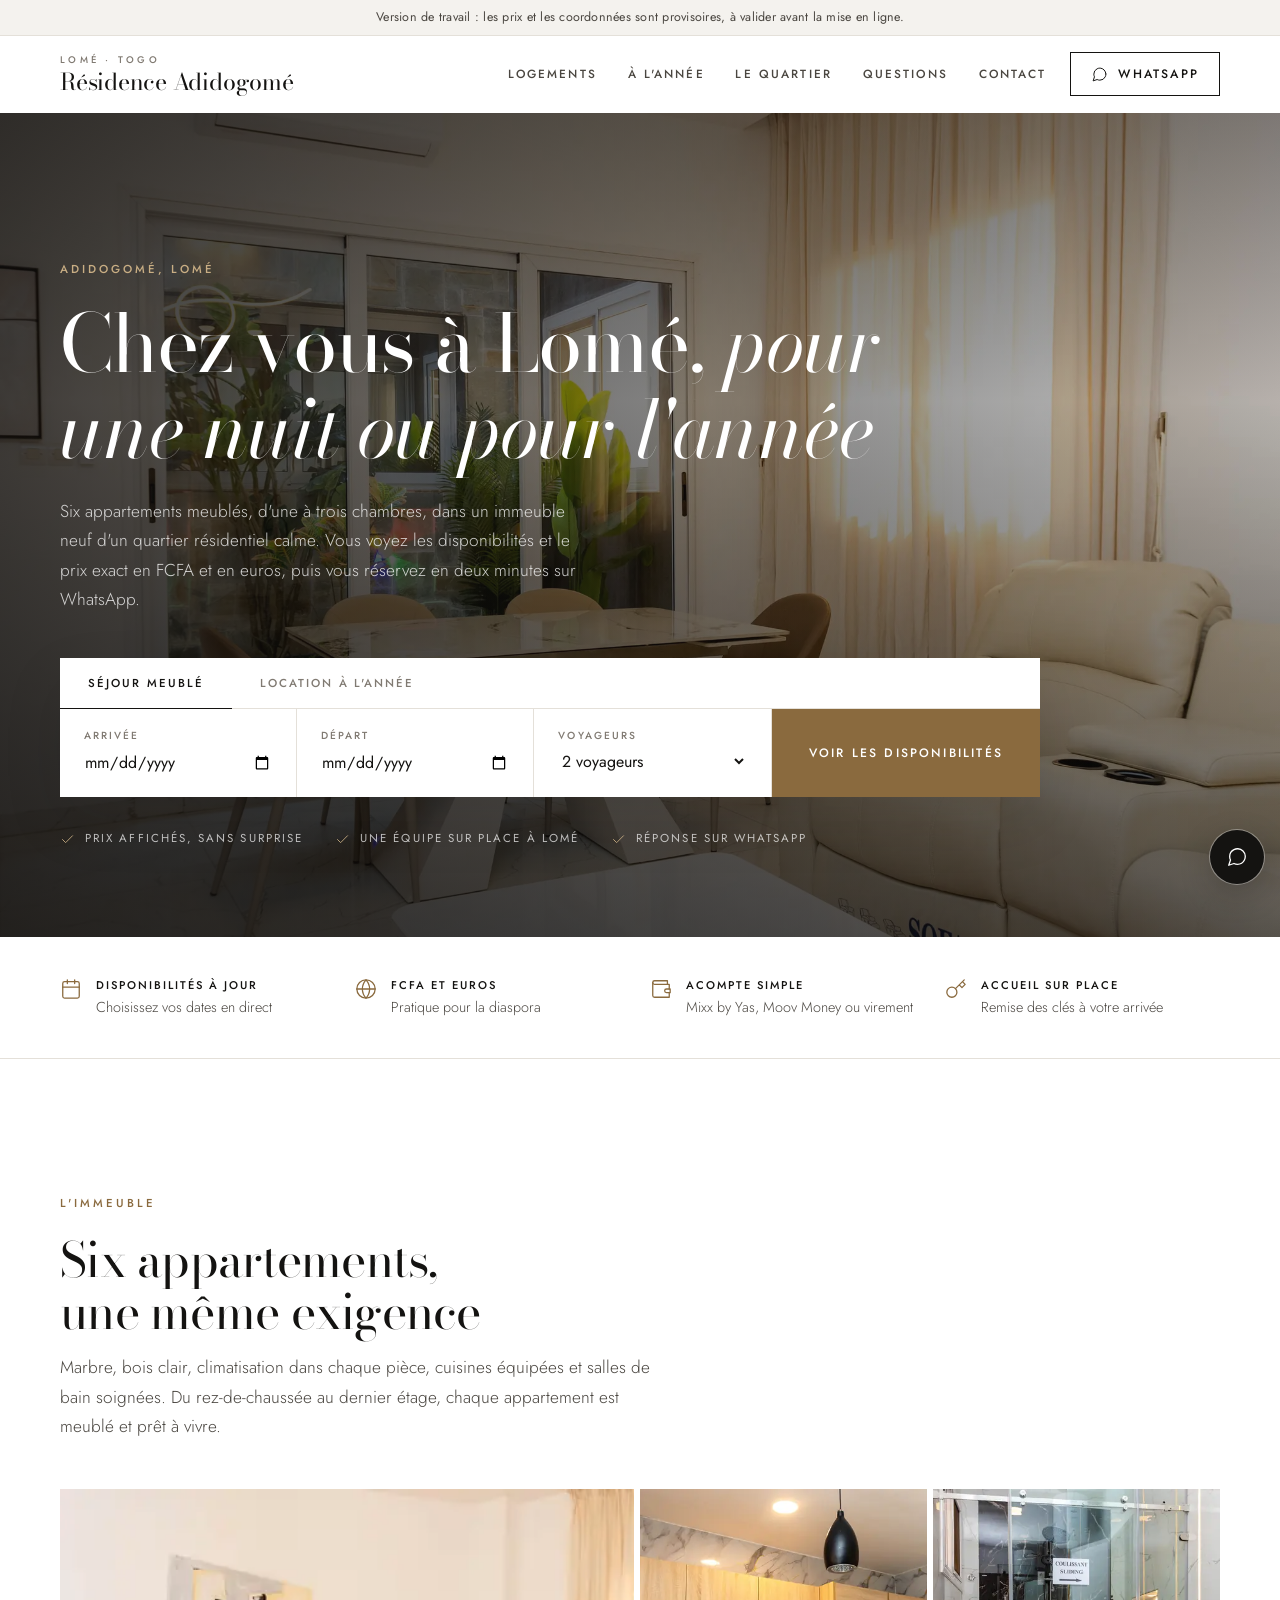
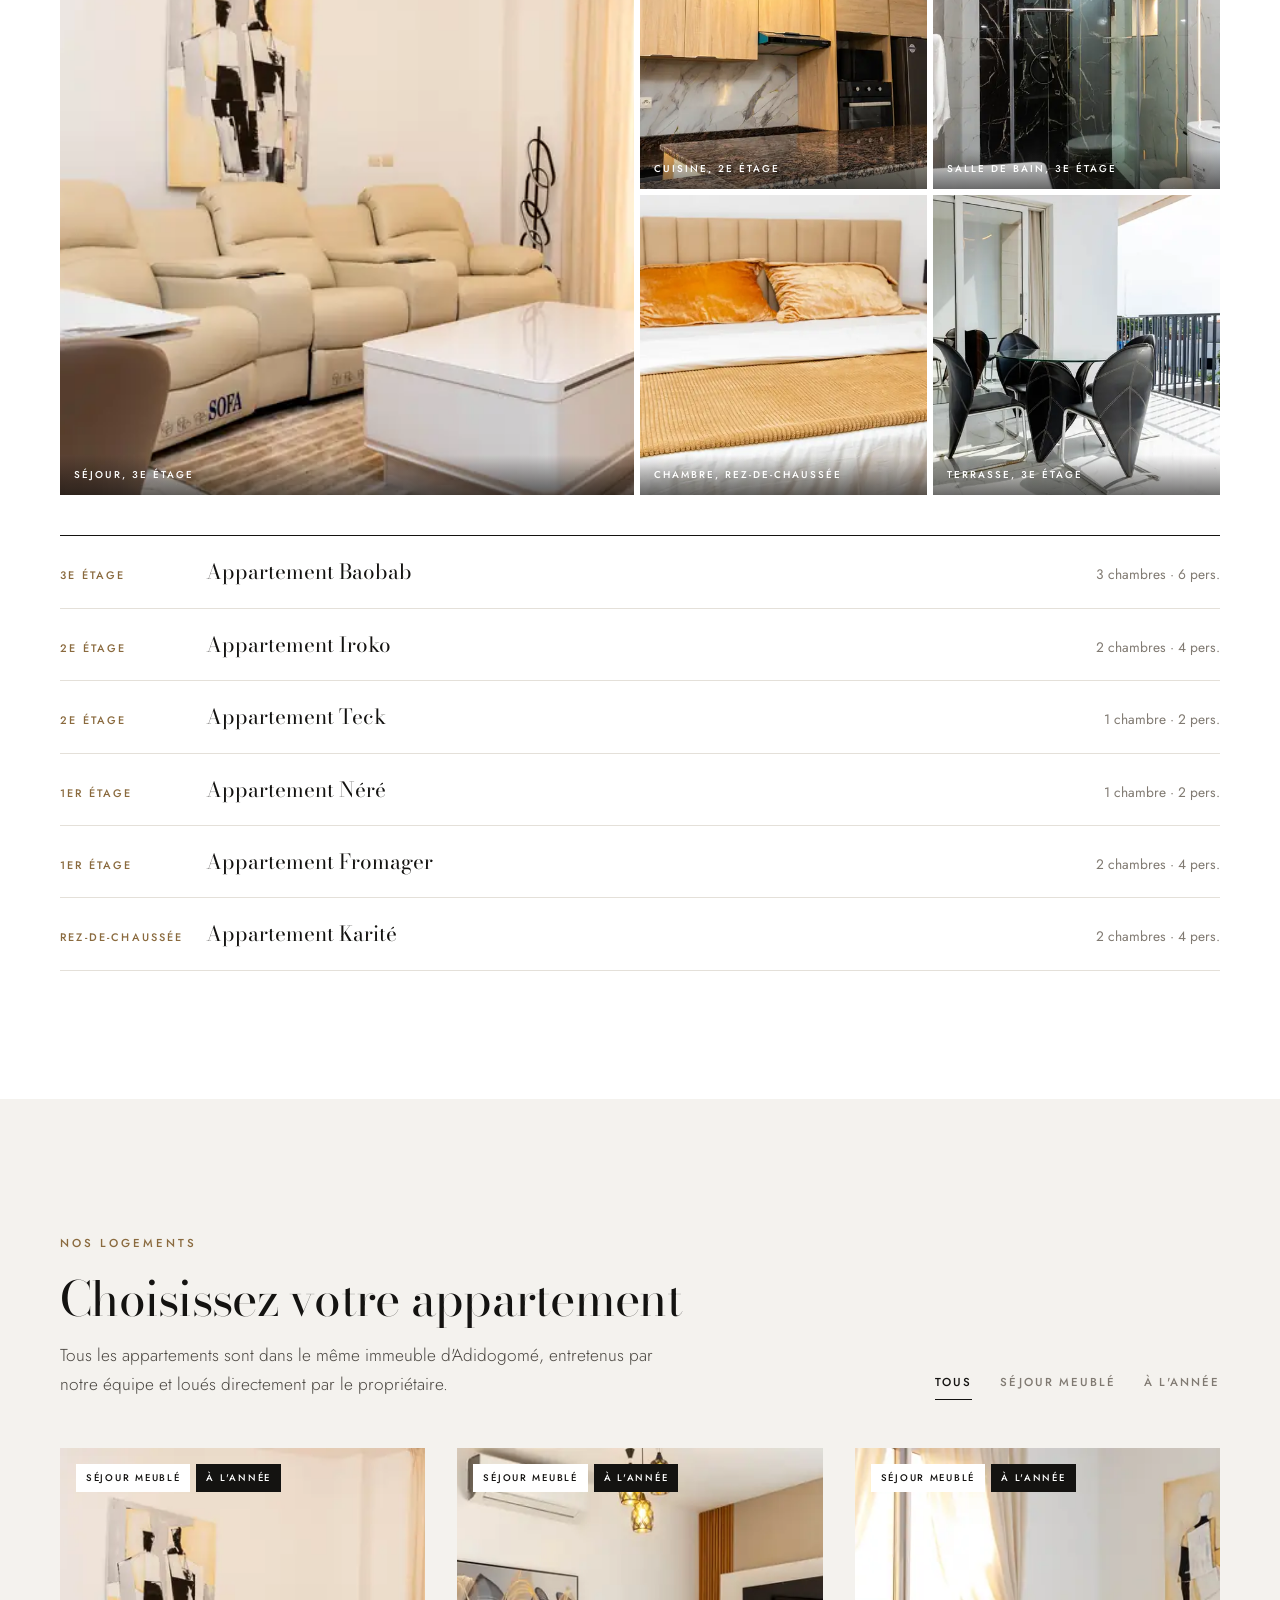
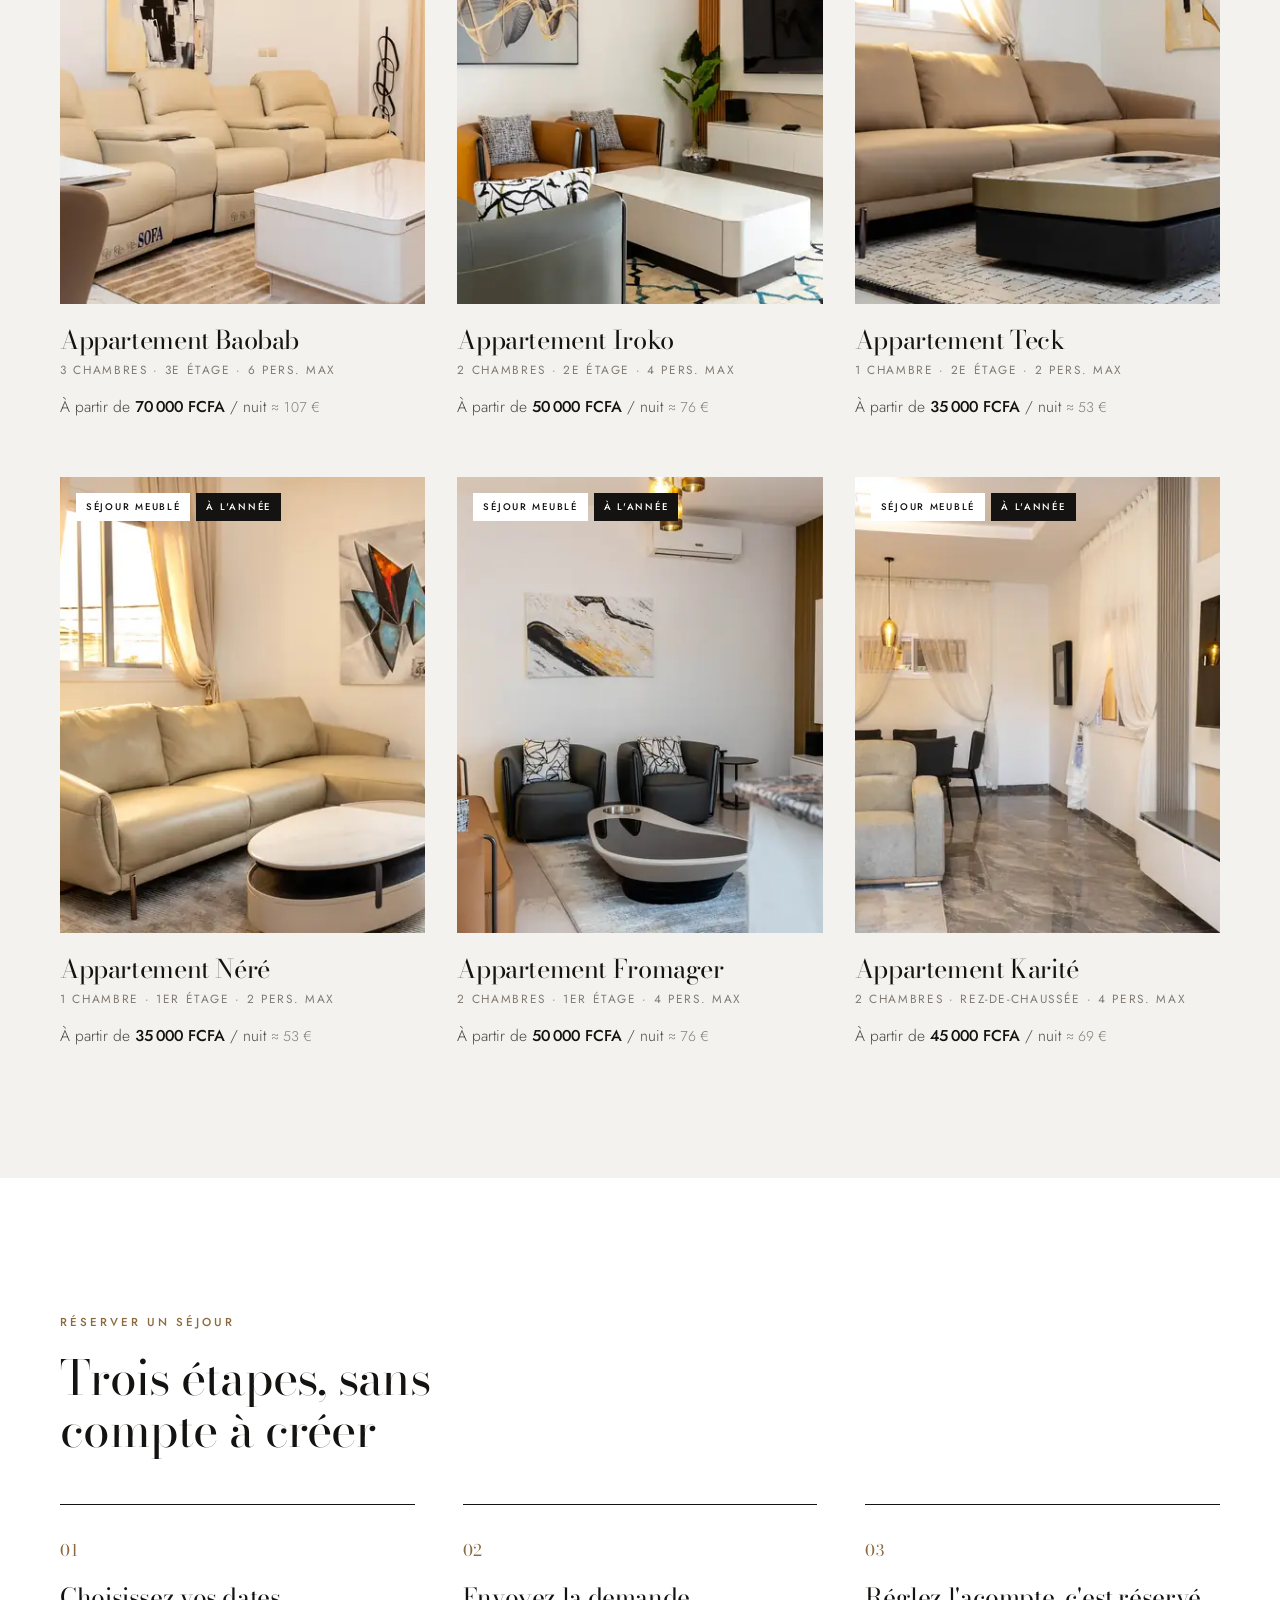
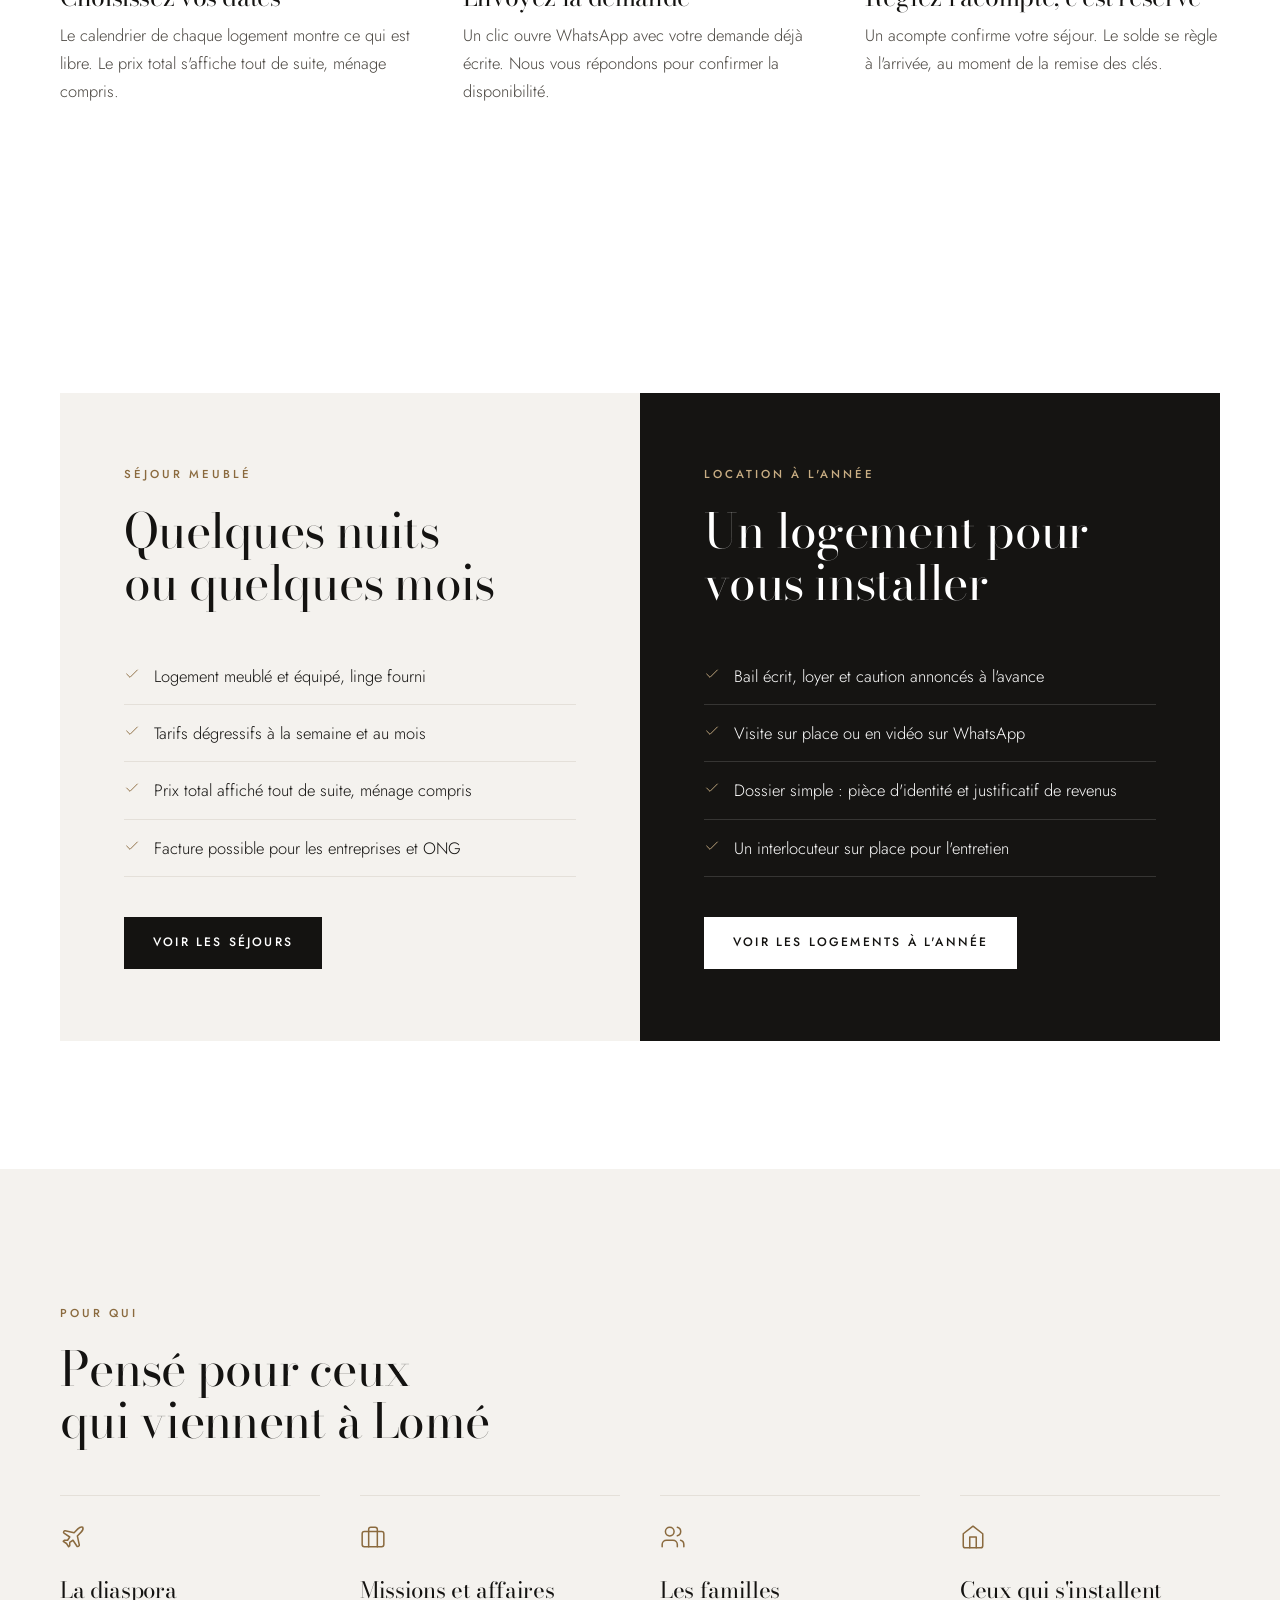
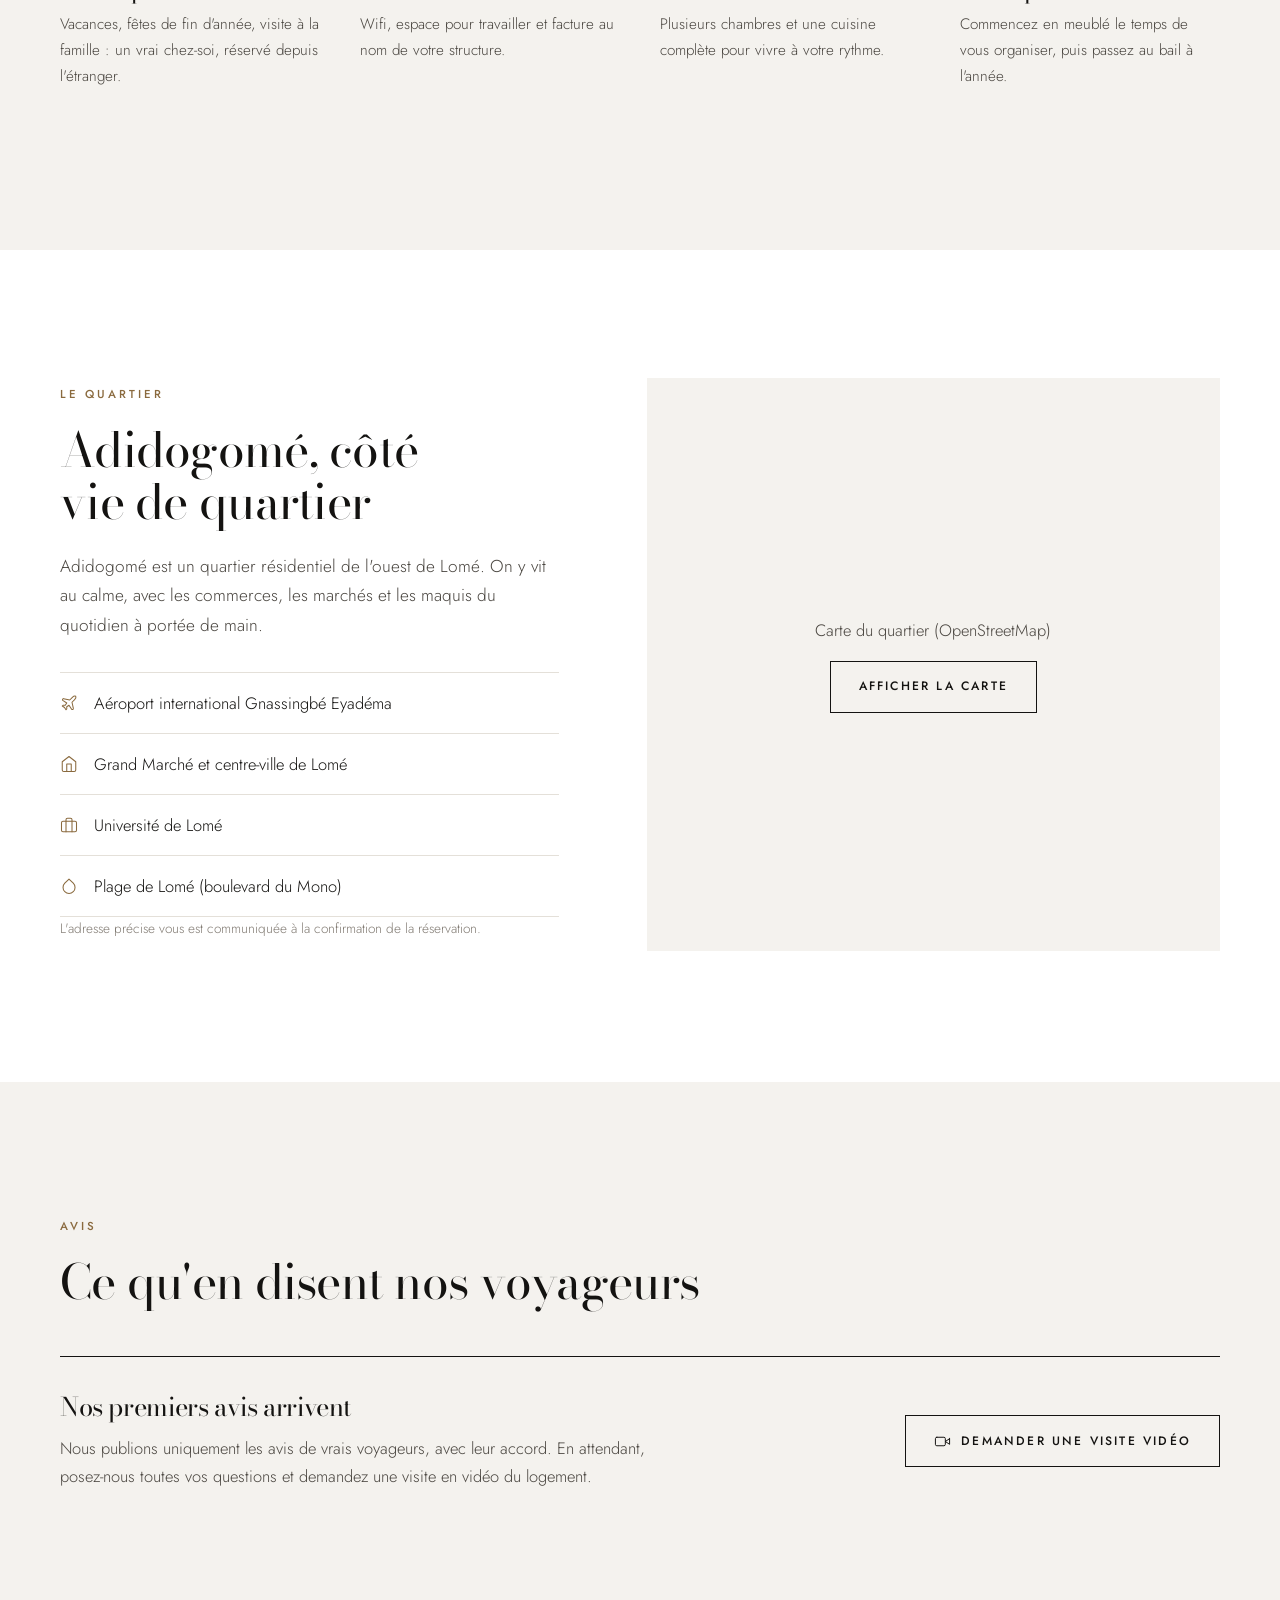
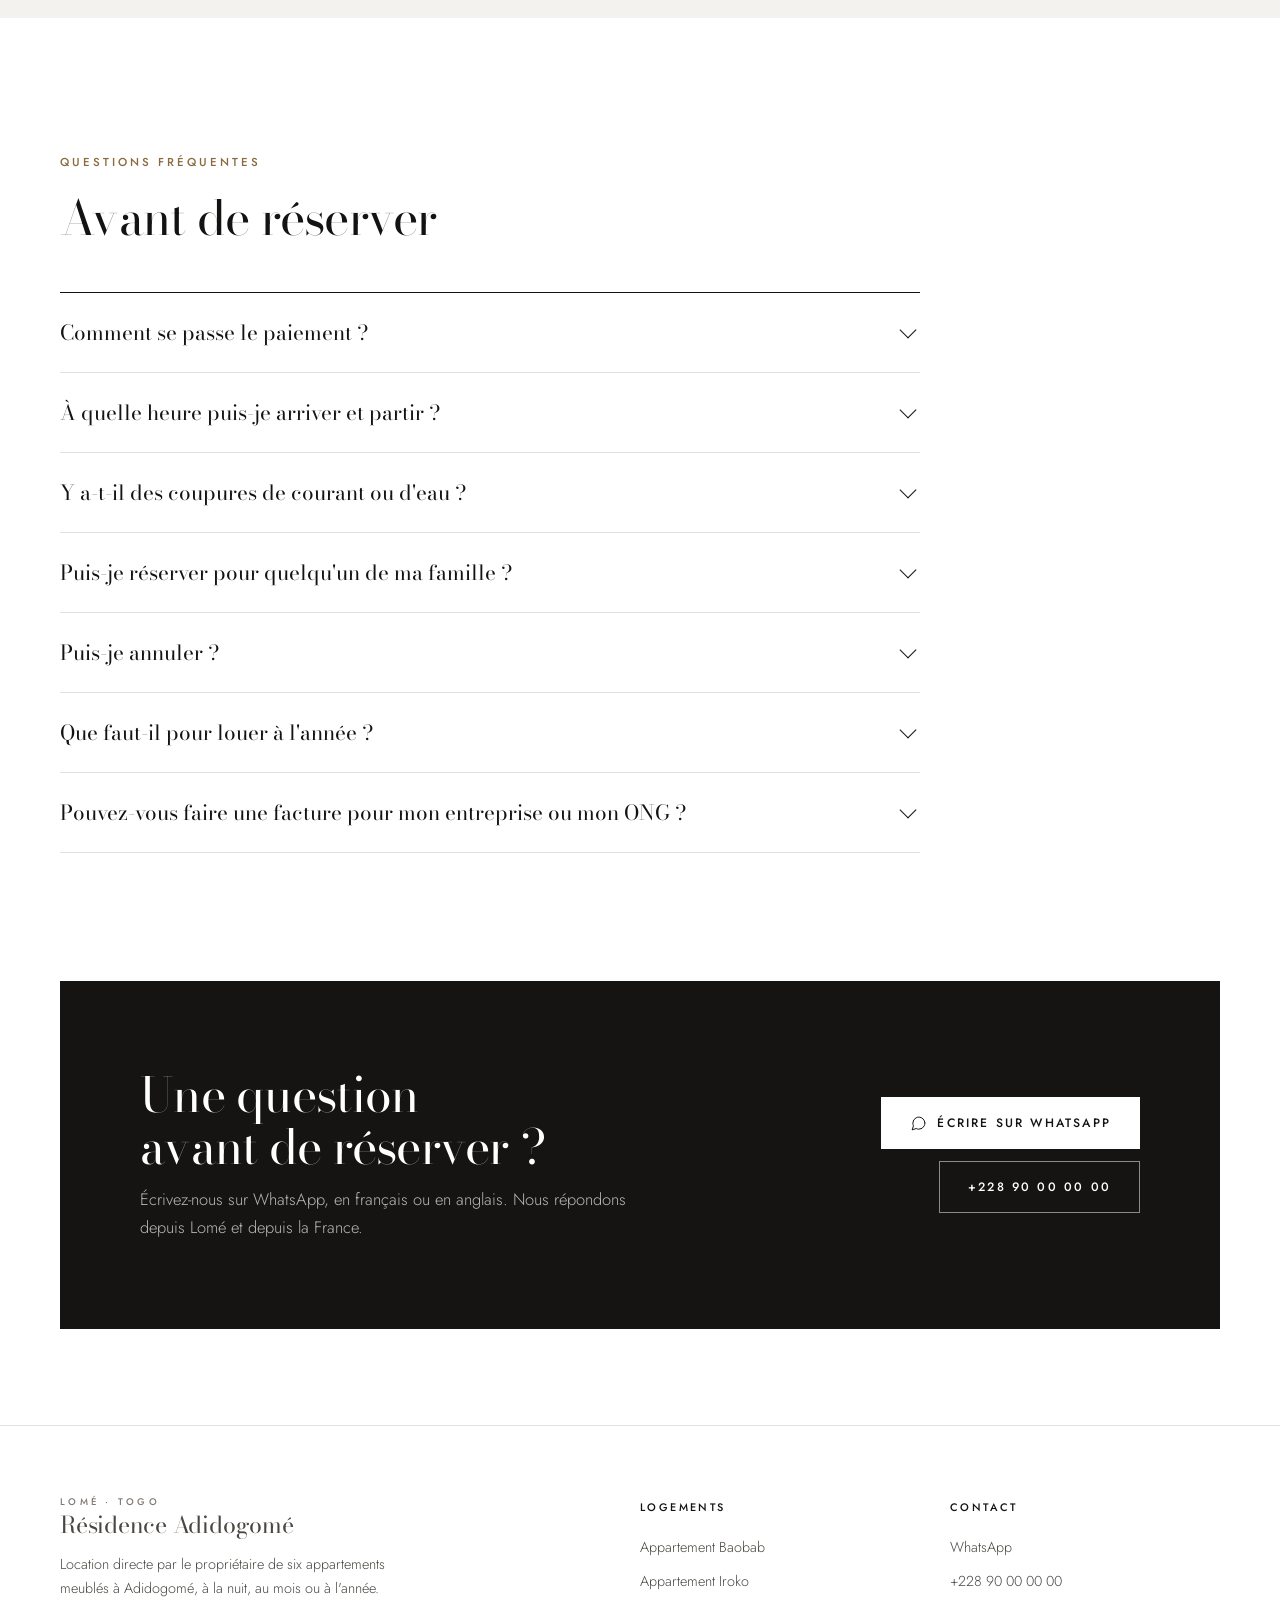
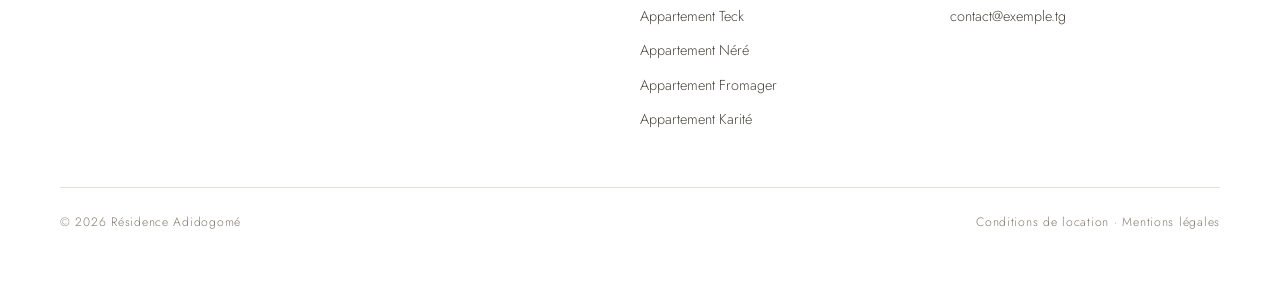
<file: index.html>
<!doctype html><html lang="fr"><head><meta charset=utf8><meta name="robots" content="noindex"><meta name=viewport content="width=device-width,initial-scale=1,viewport-fit=cover"><style>:root{color-scheme:light;box-sizing:border-box;padding-top:env(safe-area-inset-top,0px);padding-bottom:env(safe-area-inset-bottom,0px)}html{scroll-padding-top:env(safe-area-inset-top,0px)}body{margin:0;padding:0;font:14px -apple-system,BlinkMacSystemFont,sans-serif;background:#fff;color:#000}img{max-width:100%}[hidden]:not([hidden=until-found i]){display:none!important}</style></head><body>
<title>Résidence Adidogomé</title>
<meta name="description" content="Six appartements meublés haut de gamme, d'une à trois chambres, dans un immeuble neuf d'Adidogomé, Lomé (Togo). Location à la nuit, au mois ou à l'année. Prix en FCFA et en euros, réservation sur WhatsApp.">
  <meta property="og:title" content="Résidence Adidogomé · Appartements meublés à Lomé">
  <meta property="og:description" content="Six appartements meublés, d'une à trois chambres, à Adidogomé. Réservation sur WhatsApp.">
  <meta property="og:image" content="assets/img/heros.webp">
  <link rel="preload" as="image" href="assets/img/heros-m.webp" imagesrcset="assets/img/heros-m.webp 900w, assets/img/heros.webp 2000w" imagesizes="100vw">
  <meta name="theme-color" content="#151412">
  <link rel="icon" href="assets/img/favicon.svg" type="image/svg+xml">
  <link rel="preconnect" href="https://fonts.googleapis.com">
  <link rel="preconnect" href="https://fonts.gstatic.com" crossorigin>
  <link href="https://fonts.googleapis.com/css2?family=Bodoni+Moda:ital,opsz,wght@0,6..96,400;0,6..96,500;1,6..96,400&family=Jost:wght@300;400;500;600&display=swap" rel="stylesheet">
  <link rel="stylesheet" href="assets/css/style.css">
<header class="entete">
  <div class="conteneur">
    <a class="logo" href="./">
      <span class="logo-marque" aria-hidden="true">A</span>
      <span class="logo-texte"><span data-site-nom>Résidence Adidogomé</span><small>Lomé · Togo</small></span>
    </a>
    <nav class="nav" id="nav" aria-label="Navigation principale">
      <a href="#logements">Logements</a>
      <a href="#longue-duree">À l'année</a>
      <a href="#quartier">Le quartier</a>
      <a href="#faq">Questions</a>
      <a href="#contact">Contact</a>
    </nav>
    <a class="btn btn-wa" data-wa data-ic="message">WhatsApp</a>
    <button class="burger" type="button" aria-label="Ouvrir le menu" aria-controls="nav" aria-expanded="false"></button>
  </div>
</header>

<main>
  <section class="heros">
    <div class="heros-fond" aria-hidden="true"><img src="assets/img/heros-m.webp" srcset="assets/img/heros-m.webp 900w, assets/img/heros.webp 2000w" sizes="100vw" alt="" fetchpriority="high"></div>
    <div class="conteneur">
      <span class="surtitre">Adidogomé, Lomé</span>
      <h1>Chez vous à Lomé, <em>pour une nuit ou pour l'année</em></h1>
      <p class="intro">Six appartements meublés, d'une à trois chambres, dans un immeuble neuf d'un quartier résidentiel calme. Vous voyez les disponibilités et le prix exact en FCFA et en euros, puis vous réservez en deux minutes sur WhatsApp.</p>

      <form class="recherche" id="recherche" role="search" aria-label="Rechercher un logement">
        <div class="onglets" role="tablist">
          <button type="button" role="tab" aria-selected="true" data-mode="courte">Séjour meublé</button>
          <button type="button" role="tab" aria-selected="false" data-mode="longue">Location à l'année</button>
        </div>
        <div class="champs" data-champs="courte">
          <div class="champ"><label for="r-arrivee">Arrivée</label><input id="r-arrivee" type="date" name="arrivee"></div>
          <div class="champ"><label for="r-depart">Départ</label><input id="r-depart" type="date" name="depart"></div>
          <div class="champ champ-plein"><label for="r-voy">Voyageurs</label>
            <select id="r-voy" name="voyageurs"><option value="1">1 voyageur</option><option value="2" selected>2 voyageurs</option><option value="3">3 voyageurs</option><option value="4">4 voyageurs</option><option value="5">5 voyageurs</option><option value="6">6 et plus</option></select>
          </div>
          <button class="btn btn-principal" type="submit">Voir les disponibilités</button>
        </div>
        <div class="champs longue" data-champs="longue" hidden>
          <div class="champ"><label for="r-emm">Emménagement</label><input id="r-emm" type="date" name="emmenagement"></div>
          <div class="champ"><label for="r-ch">Chambres</label>
            <select id="r-ch" name="chambres"><option value="1">1 chambre ou plus</option><option value="2">2 chambres ou plus</option><option value="3">3 chambres</option></select>
          </div>
          <button class="btn btn-principal" type="submit">Voir les logements</button>
        </div>
      </form>

      <ul class="heros-points">
        <li data-ic="check">Prix affichés, sans surprise</li>
        <li data-ic="check">Une équipe sur place à Lomé</li>
        <li data-ic="check">Réponse sur WhatsApp</li>
      </ul>
    </div>
  </section>

  <section class="rassure" aria-label="Nos engagements">
    <div class="conteneur">
      <ul>
        <li data-ic="calendar"><div><strong>Disponibilités à jour</strong>Choisissez vos dates en direct</div></li>
        <li data-ic="globe"><div><strong>FCFA et euros</strong>Pratique pour la diaspora</div></li>
        <li data-ic="wallet"><div><strong>Acompte simple</strong>Mixx by Yas, Moov Money ou virement</div></li>
        <li data-ic="key"><div><strong>Accueil sur place</strong>Remise des clés à votre arrivée</div></li>
      </ul>
    </div>
  </section>

  <section class="section" id="immeuble">
    <div class="conteneur">
      <div class="entete-section">
        <div>
          <span class="surtitre">L'immeuble</span>
          <h2>Six appartements, une même exigence</h2>
          <p class="intro">Marbre, bois clair, climatisation dans chaque pièce, cuisines équipées et salles de bain soignées. Du rez-de-chaussée au dernier étage, chaque appartement est meublé et prêt à vivre.</p>
        </div>
      </div>
      <div class="mosaique" id="mosaique"></div>
      <ul class="etages" id="etages"></ul>
    </div>
  </section>

  <section class="section fond-carte" id="logements">
    <div class="conteneur">
      <div class="entete-section">
        <div>
          <span class="surtitre">Nos logements</span>
          <h2 id="titre-liste">Choisissez votre appartement</h2>
          <p class="intro" id="resume-recherche">Tous les appartements sont dans le même immeuble d'Adidogomé, entretenus par notre équipe et loués directement par le propriétaire.</p>
        </div>
        <div class="filtres" role="group" aria-label="Filtrer les logements">
          <button class="puce" type="button" data-filtre="tous" aria-pressed="true">Tous</button>
          <button class="puce" type="button" data-filtre="courte" aria-pressed="false">Séjour meublé</button>
          <button class="puce" type="button" data-filtre="longue" aria-pressed="false">À l'année</button>
        </div>
      </div>
      <div class="grille-biens" id="grille-biens"></div>
    </div>
  </section>

  <section class="section">
    <div class="conteneur">
      <div class="entete-section"><div>
        <span class="surtitre">Réserver un séjour</span>
        <h2>Trois étapes, sans compte à créer</h2>
      </div></div>
      <ol class="etapes">
        <li class="etape"><h3>Choisissez vos dates</h3><p>Le calendrier de chaque logement montre ce qui est libre. Le prix total s'affiche tout de suite, ménage compris.</p></li>
        <li class="etape"><h3>Envoyez la demande</h3><p>Un clic ouvre WhatsApp avec votre demande déjà écrite. Nous vous répondons pour confirmer la disponibilité.</p></li>
        <li class="etape"><h3>Réglez l'acompte, c'est réservé</h3><p>Un acompte confirme votre séjour. Le solde se règle à l'arrivée, au moment de la remise des clés.</p></li>
      </ol>
    </div>
  </section>

  <section class="section" id="longue-duree">
    <div class="conteneur">
      <div class="offres">
        <div class="offre offre-courte">
          <span class="surtitre">Séjour meublé</span>
          <h2>Quelques nuits ou quelques mois</h2>
          <ul>
            <li data-ic="check">Logement meublé et équipé, linge fourni</li>
            <li data-ic="check">Tarifs dégressifs à la semaine et au mois</li>
            <li data-ic="check">Prix total affiché tout de suite, ménage compris</li>
            <li data-ic="check">Facture possible pour les entreprises et ONG</li>
          </ul>
          <a class="btn btn-principal" href="#logements" data-filtre-lien="courte">Voir les séjours</a>
        </div>
        <div class="offre offre-longue">
          <span class="surtitre">Location à l'année</span>
          <h2>Un logement pour vous installer</h2>
          <ul>
            <li data-ic="check">Bail écrit, loyer et caution annoncés à l'avance</li>
            <li data-ic="check">Visite sur place ou en vidéo sur WhatsApp</li>
            <li data-ic="check">Dossier simple : pièce d'identité et justificatif de revenus</li>
            <li data-ic="check">Un interlocuteur sur place pour l'entretien</li>
          </ul>
          <a class="btn btn-clair" href="#logements" data-filtre-lien="longue">Voir les logements à l'année</a>
        </div>
      </div>
    </div>
  </section>

  <section class="section fond-carte">
    <div class="conteneur">
      <div class="entete-section"><div>
        <span class="surtitre">Pour qui</span>
        <h2>Pensé pour ceux qui viennent à Lomé</h2>
      </div></div>
      <div class="publics">
        <div class="public"><span data-ic="plane"></span><h3>La diaspora</h3><p>Vacances, fêtes de fin d'année, visite à la famille : un vrai chez-soi, réservé depuis l'étranger.</p></div>
        <div class="public"><span data-ic="briefcase"></span><h3>Missions et affaires</h3><p>Wifi, espace pour travailler et facture au nom de votre structure.</p></div>
        <div class="public"><span data-ic="users"></span><h3>Les familles</h3><p>Plusieurs chambres et une cuisine complète pour vivre à votre rythme.</p></div>
        <div class="public"><span data-ic="home"></span><h3>Ceux qui s'installent</h3><p>Commencez en meublé le temps de vous organiser, puis passez au bail à l'année.</p></div>
      </div>
    </div>
  </section>

  <section class="section" id="quartier">
    <div class="conteneur quartier">
      <div>
        <span class="surtitre">Le quartier</span>
        <h2>Adidogomé, côté vie de quartier</h2>
        <p class="intro">Adidogomé est un quartier résidentiel de l'ouest de Lomé. On y vit au calme, avec les commerces, les marchés et les maquis du quotidien à portée de main.</p>
        <ul class="reperes" id="reperes"></ul>
        <p class="note">L'adresse précise vous est communiquée à la confirmation de la réservation.</p>
      </div>
      <div class="carte-geo" id="carte-geo">
        <div class="charger"><div><p>Carte du quartier (OpenStreetMap)</p><button class="btn btn-contour" type="button" id="btn-carte">Afficher la carte</button></div></div>
      </div>
    </div>
  </section>

  <section class="section fond-carte" id="avis">
    <div class="conteneur">
      <div class="entete-section"><div>
        <span class="surtitre">Avis</span>
        <h2>Ce qu'en disent nos voyageurs</h2>
      </div></div>
      <div id="zone-avis"></div>
    </div>
  </section>

  <section class="section" id="faq">
    <div class="conteneur">
      <div class="entete-section"><div>
        <span class="surtitre">Questions fréquentes</span>
        <h2>Avant de réserver</h2>
      </div></div>
      <div class="faq">
        <details><summary>Comment se passe le paiement ?</summary>
          <p>Pour un séjour meublé, un acompte de <span data-acompte>30</span>&nbsp;% confirme la réservation. Il se règle par mobile money (Mixx by Yas ou Moov Money) ou par virement. Le solde se paie à l'arrivée. Les moyens de paiement exacts vous sont indiqués sur WhatsApp au moment de la confirmation.</p></details>
        <details><summary>À quelle heure puis-je arriver et partir ?</summary>
          <p>Arrivée à partir de <span data-heure-arrivee>14h00</span>, départ avant <span data-heure-depart>11h00</span>. Si votre vol arrive tard ou tôt, dites-le-nous dans votre demande : nous nous organisons avec la personne qui vous accueille.</p></details>
        <details><summary>Y a-t-il des coupures de courant ou d'eau ?</summary>
          <p>Les équipements de secours (groupe électrogène, forage, citerne) sont indiqués sur la fiche de chaque logement. Ce qui n'y figure pas n'est pas disponible dans ce logement.</p></details>
        <details><summary>Puis-je réserver pour quelqu'un de ma famille ?</summary>
          <p>Oui. Beaucoup de nos clients réservent depuis l'étranger pour un parent. Indiquez simplement le nom et le numéro de la personne qui sera sur place.</p></details>
        <details><summary>Puis-je annuler ?</summary>
          <p>Les conditions d'annulation sont détaillées dans nos <a class="lien" href="conditions.html">conditions de location</a>. Elles vous sont rappelées avant le paiement de l'acompte.</p></details>
        <details><summary>Que faut-il pour louer à l'année ?</summary>
          <p>Une pièce d'identité, un justificatif de revenus ou une attestation d'employeur, et la caution indiquée sur la fiche du logement. Un bail écrit est signé avant l'entrée dans les lieux.</p></details>
        <details><summary>Pouvez-vous faire une facture pour mon entreprise ou mon ONG ?</summary>
          <p>Oui, au nom de votre structure. Précisez-le dans votre demande avec la raison sociale à indiquer.</p></details>
      </div>
    </div>
  </section>

  <section class="conteneur" id="contact">
    <div class="appel">
      <div>
        <h2>Une question avant de réserver ?</h2>
        <p>Écrivez-nous sur WhatsApp, en français ou en anglais. Nous répondons depuis Lomé et depuis la France.</p>
      </div>
      <div class="actions">
        <a class="btn btn-principal" data-wa data-ic="message">Écrire sur WhatsApp</a>
        <a class="btn btn-contour" data-tel href="#">Appeler</a>
      </div>
    </div>
  </section>
</main>

<footer class="pied">
  <div class="conteneur">
    <div class="pied-grille">
      <div>
        <a class="logo" href="./"><span class="logo-marque" aria-hidden="true">A</span><span class="logo-texte"><span data-site-nom>Résidence Adidogomé</span><small>Lomé · Togo</small></span></a>
        <p style="margin-top:16px;max-width:360px">Location directe par le propriétaire de six appartements meublés à Adidogomé, à la nuit, au mois ou à l'année.</p>
      </div>
      <div>
        <h4>Logements</h4>
        <ul id="pied-biens"></ul>
      </div>
      <div>
        <h4>Contact</h4>
        <ul>
          <li><a data-wa>WhatsApp</a></li>
          <li><a data-tel href="#">Téléphone</a></li>
          <li><a data-email href="#">E-mail</a></li>
        </ul>
      </div>
    </div>
    <div class="pied-bas">
      <span>© <span data-annee></span> <span data-site-nom>Résidence Adidogomé</span></span>
      <span><a href="conditions.html">Conditions de location</a> · <a href="mentions-legales.html">Mentions légales</a></span>
    </div>
  </div>
</footer>

<a class="wa-flottant" data-wa aria-label="Nous écrire sur WhatsApp" data-ic="message"></a>

<script src="assets/js/config.js"></script>
<script src="assets/js/biens.js"></script>
<script src="assets/js/commun.js"></script>
<script src="assets/js/accueil.js"></script>
<script>
// Contournements propres à l'aperçu claude.ai (page dans un cadre) : sur un vrai hébergement, les liens gardent ?id=… et la carte s'intègre.
var DANS_APERCU = window.self !== window.top;
document.addEventListener("click", function (e) {
  if (!DANS_APERCU) return;
  var a = e.target.closest('a[href^="appartement.html?"]');
  if (!a) return;
  try { sessionStorage.setItem("params-bien", a.getAttribute("href").split("?")[1]); } catch (_) {}
  a.setAttribute("href", "appartement.html");
}, true);
(function () {
  var b = document.getElementById("btn-carte"); if (!b || !DANS_APERCU) return;
  var c = SITE.carte, a = document.createElement("a");
  a.className = "btn btn-contour"; a.target = "_blank"; a.rel = "noopener";
  a.href = "https://www.openstreetmap.org/?mlat=" + c.lat + "&mlon=" + c.lon + "#map=" + c.zoom + "/" + c.lat + "/" + c.lon;
  a.textContent = "Ouvrir la carte"; b.replaceWith(a);
})();
</script>

</body></html>
</file>
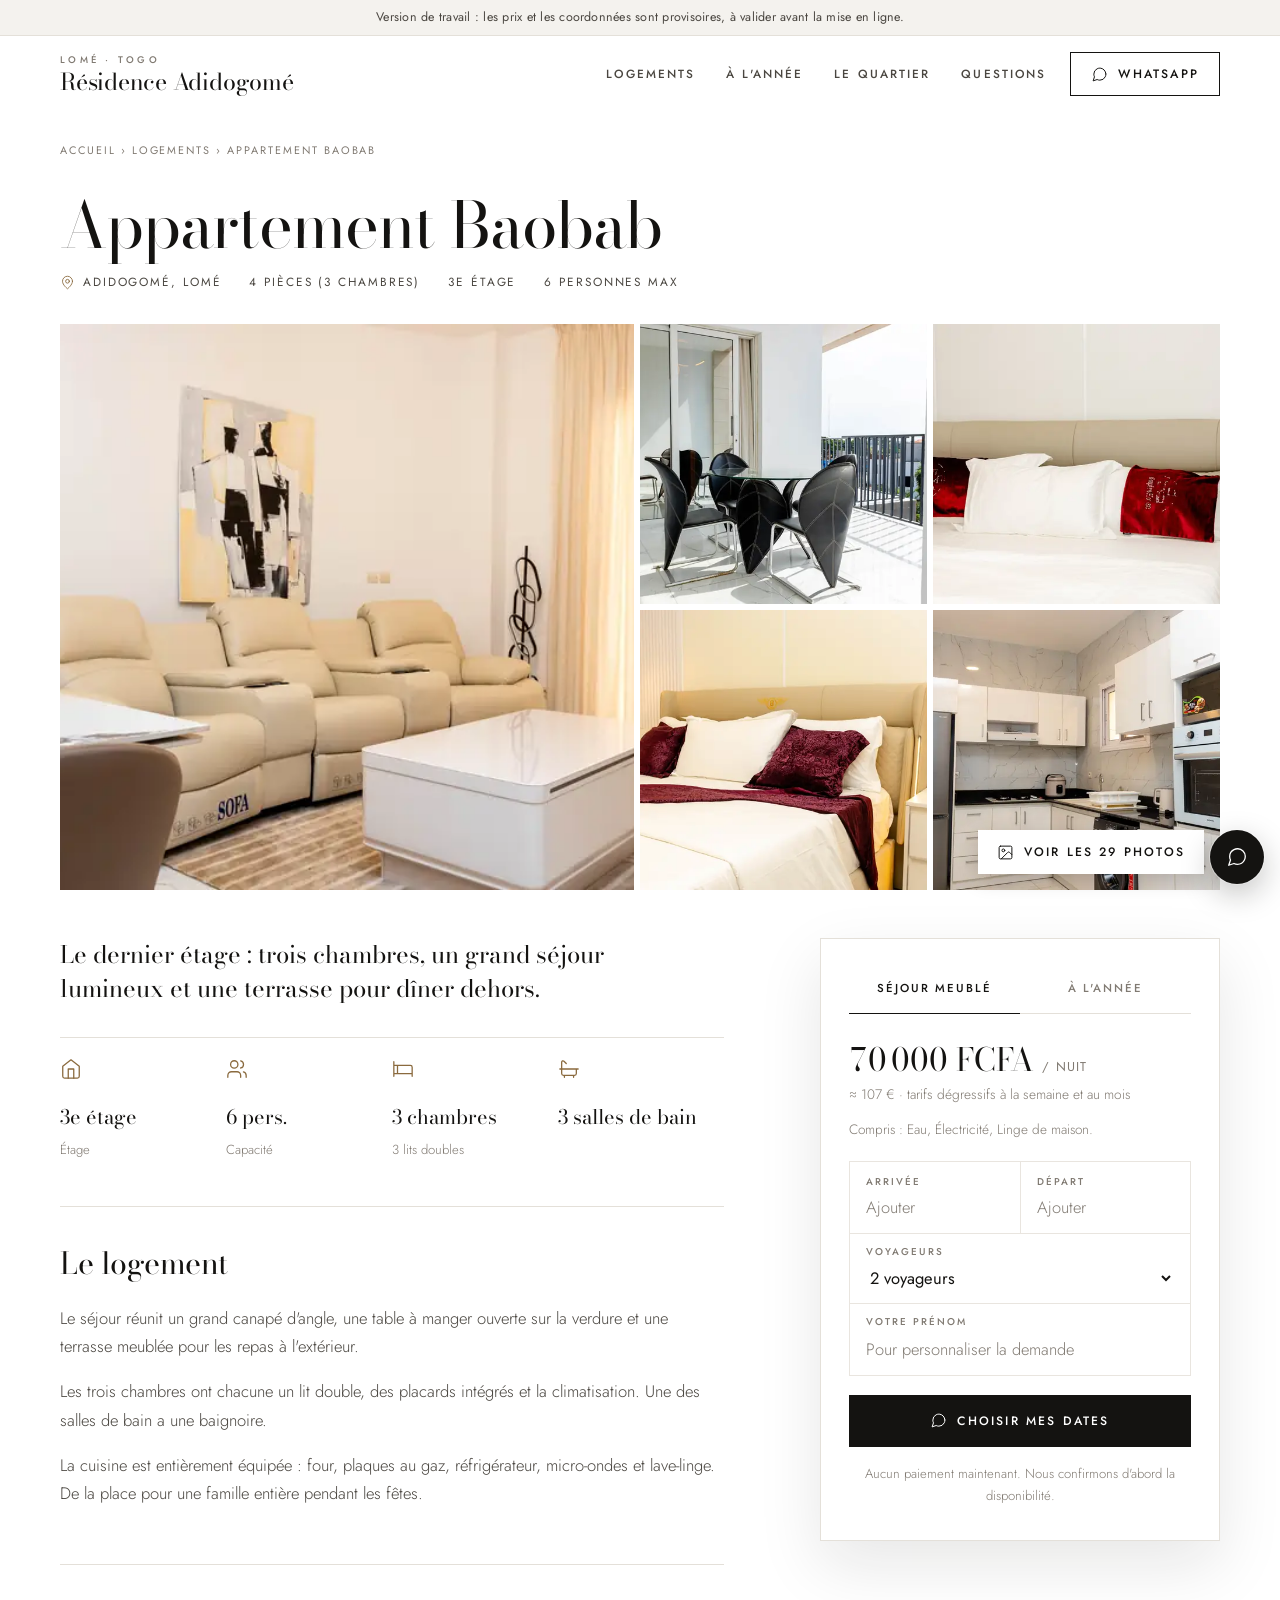
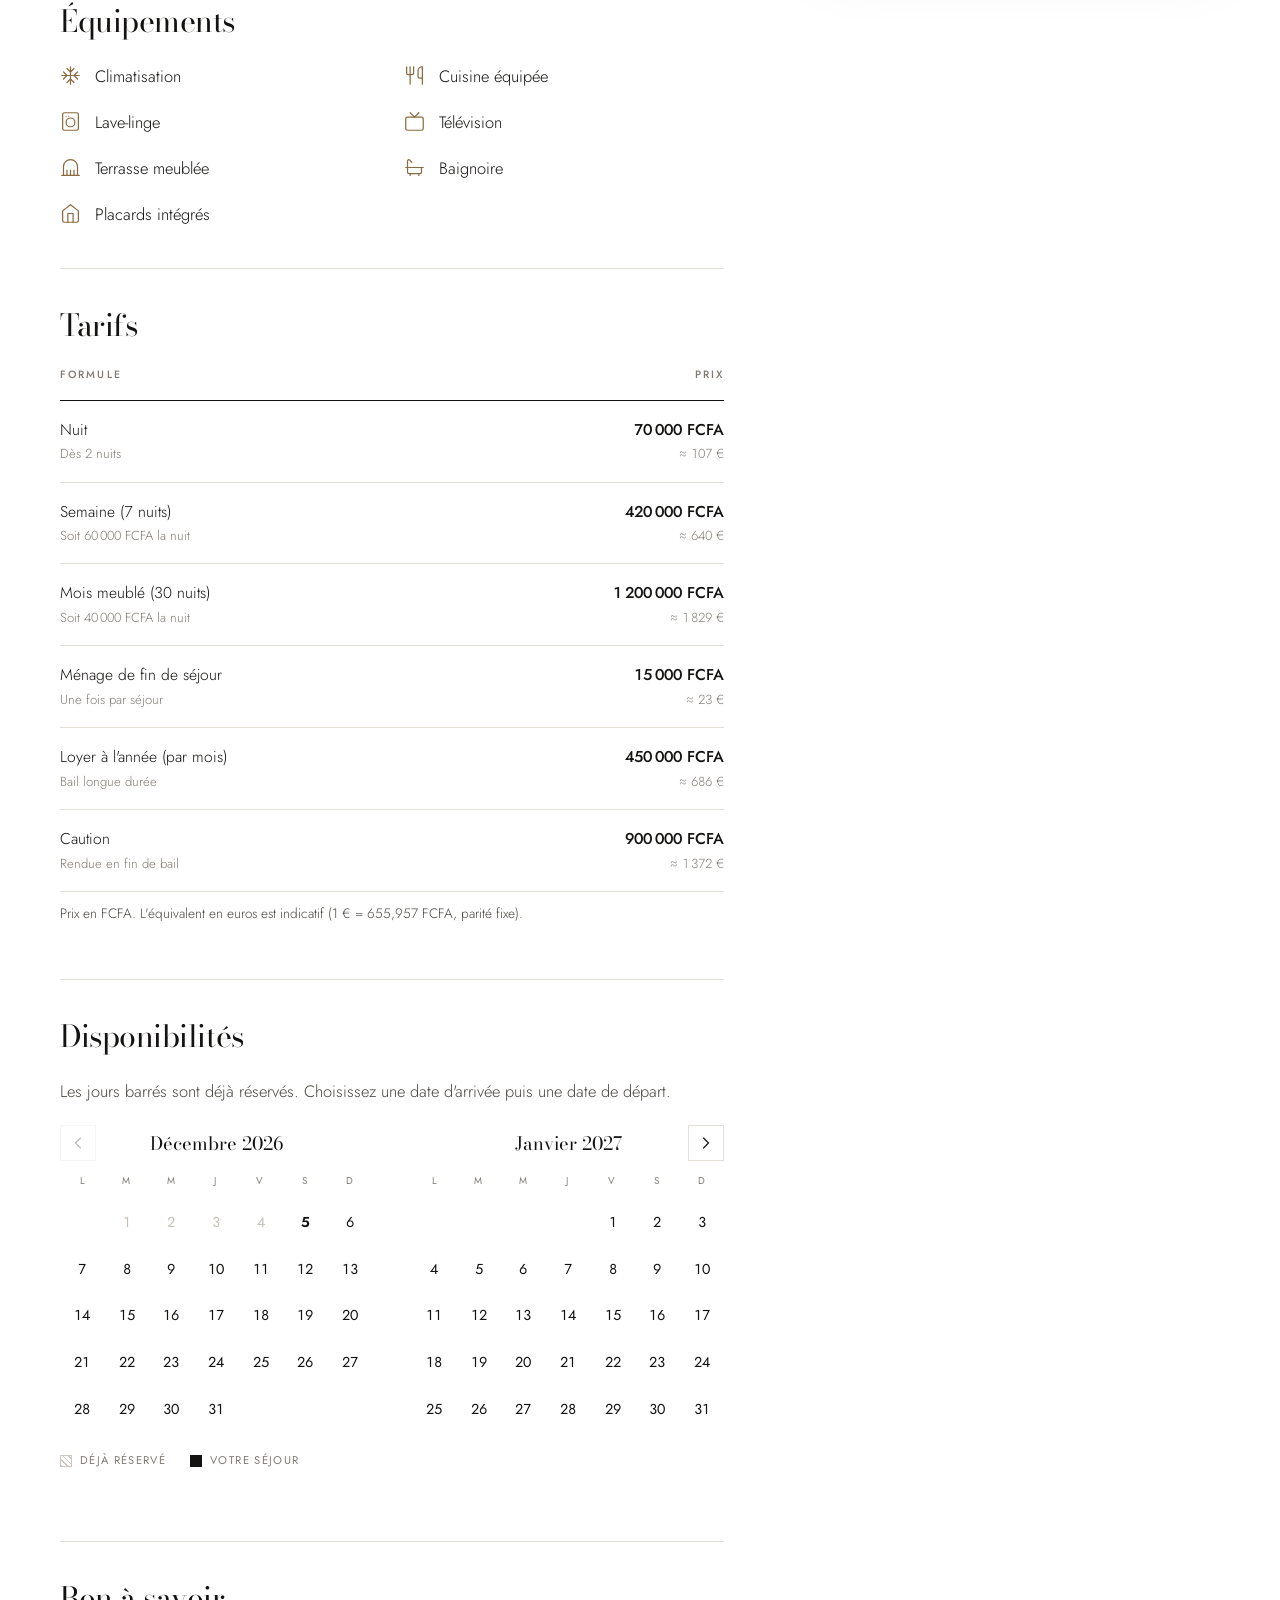
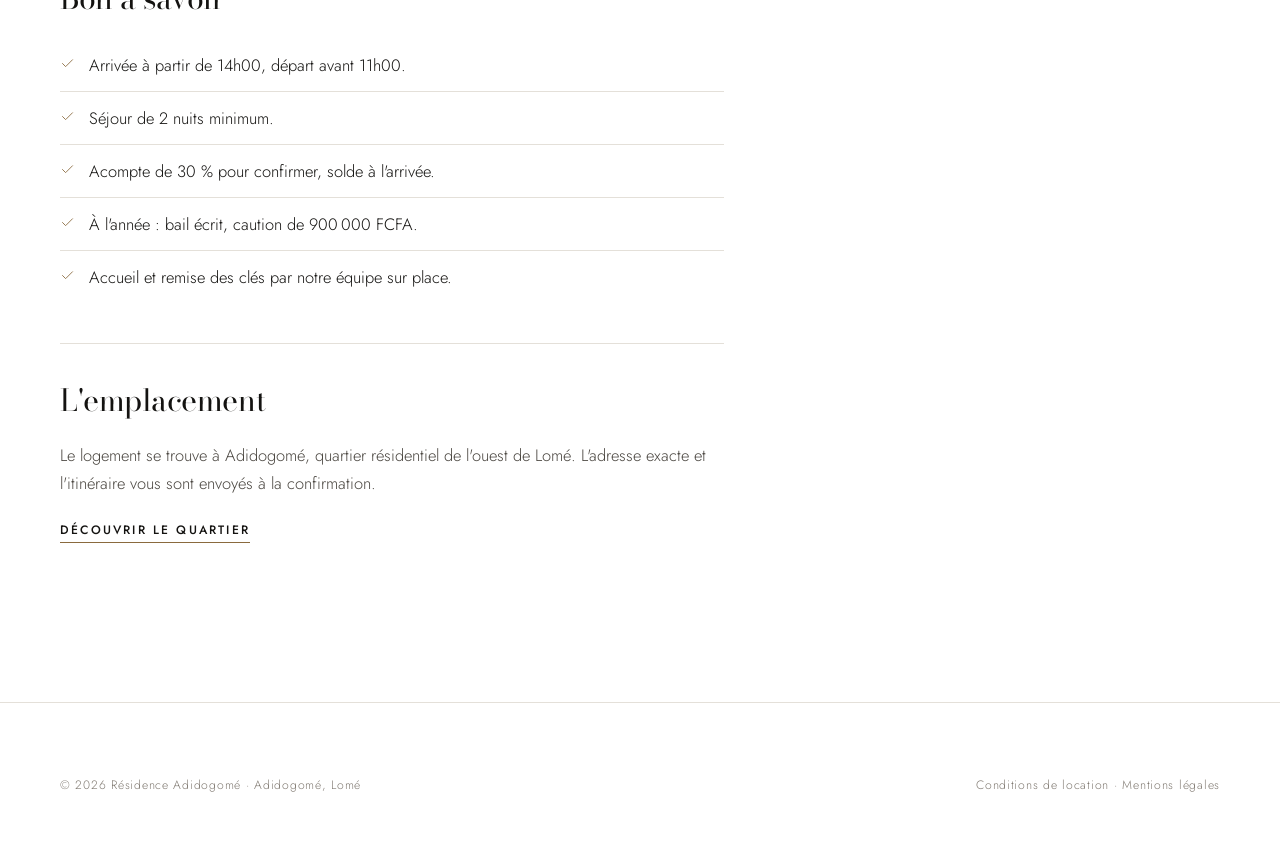
<file: appartement.html>
<!doctype html>
<html lang="fr">
<head>
  <meta charset="utf-8">
  <meta name="viewport" content="width=device-width, initial-scale=1, viewport-fit=cover">
  <title>Logement à Adidogomé, Lomé | Résidence Adidogomé</title>
  <meta name="description" content="Logement meublé à Adidogomé, Lomé : photos, équipements, disponibilités et prix en FCFA et en euros. Réservation sur WhatsApp.">
  <meta name="robots" content="noindex">
  <meta name="theme-color" content="#151412">
  <link rel="icon" href="assets/img/favicon.svg" type="image/svg+xml">
  <link rel="preconnect" href="https://fonts.googleapis.com">
  <link rel="preconnect" href="https://fonts.gstatic.com" crossorigin>
  <link href="https://fonts.googleapis.com/css2?family=Bodoni+Moda:ital,opsz,wght@0,6..96,400;0,6..96,500;1,6..96,400&family=Jost:wght@300;400;500;600&display=swap" rel="stylesheet">
  <link rel="stylesheet" href="assets/css/style.css">
</head>
<body class="page-bien">

<header class="entete">
  <div class="conteneur">
    <a class="logo" href="./">
      <span class="logo-marque" aria-hidden="true">A</span>
      <span class="logo-texte"><span data-site-nom>Résidence Adidogomé</span><small>Lomé · Togo</small></span>
    </a>
    <nav class="nav" id="nav" aria-label="Navigation principale">
      <a href="./#logements">Logements</a>
      <a href="./#longue-duree">À l'année</a>
      <a href="./#quartier">Le quartier</a>
      <a href="./#faq">Questions</a>
    </nav>
    <a class="btn btn-wa" data-wa data-ic="message">WhatsApp</a>
    <button class="burger" type="button" aria-label="Ouvrir le menu" aria-controls="nav" aria-expanded="false"></button>
  </div>
</header>

<main class="conteneur" id="contenu">
  <p class="fil"><a href="./">Accueil</a> › <a href="./#logements">Logements</a> › <span id="fil-nom">Logement</span></p>
  <h1 class="titre-bien" id="nom">Logement</h1>
  <div class="sous-titre" id="sous-titre"></div>
  <div class="galerie" id="galerie"></div>

  <div class="mise-en-page">
    <div>
      <section class="bloc">
        <p class="intro" id="resume" style="font-size:1.15rem;color:var(--encre)"></p>
        <div class="chiffres" id="chiffres"></div>
      </section>

      <section class="bloc">
        <h2>Le logement</h2>
        <div id="description"></div>
      </section>

      <section class="bloc">
        <h2>Équipements</h2>
        <ul class="equip" id="equipements"></ul>
      </section>

      <section class="bloc" id="bloc-tarifs">
        <h2>Tarifs</h2>
        <table class="tableau-tarifs" id="tarifs"></table>
        <p class="note" style="margin-top:10px">Prix en FCFA. L'équivalent en euros est indicatif (1 € = 655,957 FCFA, parité fixe).</p>
      </section>

      <section class="bloc" id="bloc-dispo">
        <h2>Disponibilités</h2>
        <p>Les jours barrés sont déjà réservés. Choisissez une date d'arrivée puis une date de départ.</p>
        <div class="cal" id="cal-page"></div>
      </section>

      <section class="bloc">
        <h2>Bon à savoir</h2>
        <ul class="regles" id="regles"></ul>
      </section>

      <section class="bloc" style="border-bottom:0">
        <h2>L'emplacement</h2>
        <p>Le logement se trouve à Adidogomé, quartier résidentiel de l'ouest de Lomé. L'adresse exacte et l'itinéraire vous sont envoyés à la confirmation.</p>
        <a class="lien" href="./#quartier">Découvrir le quartier</a>
      </section>
    </div>

    <aside id="resa" aria-label="Réserver ce logement">
      <div class="resa" id="carte-resa"></div>
    </aside>
  </div>
</main>

<div class="barre-mobile" id="barre-mobile"></div>

<dialog class="modale" id="modale-dates" aria-labelledby="modale-titre">
  <div class="modale-tete">
    <h2 id="modale-titre">Vos dates</h2>
    <button class="fermer" type="button" data-fermer aria-label="Fermer"></button>
  </div>
  <div class="modale-corps"><div class="cal" id="cal-modale"></div></div>
  <div class="modale-pied">
    <button class="lien" type="button" id="effacer-dates">Effacer</button>
    <button class="btn btn-principal" type="button" data-fermer>Valider</button>
  </div>
</dialog>

<dialog class="album" id="album" aria-labelledby="album-titre">
  <div class="album-tete">
    <h2 id="album-titre">Photos</h2>
    <button class="fermer" type="button" data-fermer aria-label="Fermer"></button>
  </div>
  <nav class="album-pieces" id="album-pieces" aria-label="Pièces"></nav>
  <div class="album-corps" id="album-corps"></div>
</dialog>

<dialog class="visionneuse" id="visionneuse" aria-label="Photo agrandie">
  <button class="fermer" type="button" data-fermer aria-label="Fermer"></button>
  <button class="visio-pas" type="button" data-pas="-1" aria-label="Photo précédente"></button>
  <div class="visio-img" id="visio-img"></div>
  <button class="visio-pas" type="button" data-pas="1" aria-label="Photo suivante"></button>
  <p class="visio-legende" id="visio-legende" aria-live="polite"></p>
</dialog>

<footer class="pied">
  <div class="conteneur">
    <div class="pied-bas" style="border:0;margin:0;padding:0">
      <span>© <span data-annee></span> <span data-site-nom>Résidence Adidogomé</span> · Adidogomé, Lomé</span>
      <span><a href="conditions.html">Conditions de location</a> · <a href="mentions-legales.html">Mentions légales</a></span>
    </div>
  </div>
</footer>

<a class="wa-flottant" id="wa-flottant" data-wa aria-label="Nous écrire sur WhatsApp" data-ic="message"></a>

<script src="assets/js/config.js"></script>
<script src="assets/js/biens.js"></script>
<script src="assets/js/commun.js"></script>
<script>try { if (!location.search) window.PARAMS_BIEN = sessionStorage.getItem("params-bien") || "id=baobab"; } catch (_) { window.PARAMS_BIEN = "id=baobab"; }</script>
<script src="assets/js/appartement.js"></script>
</body>
</html>
</file>
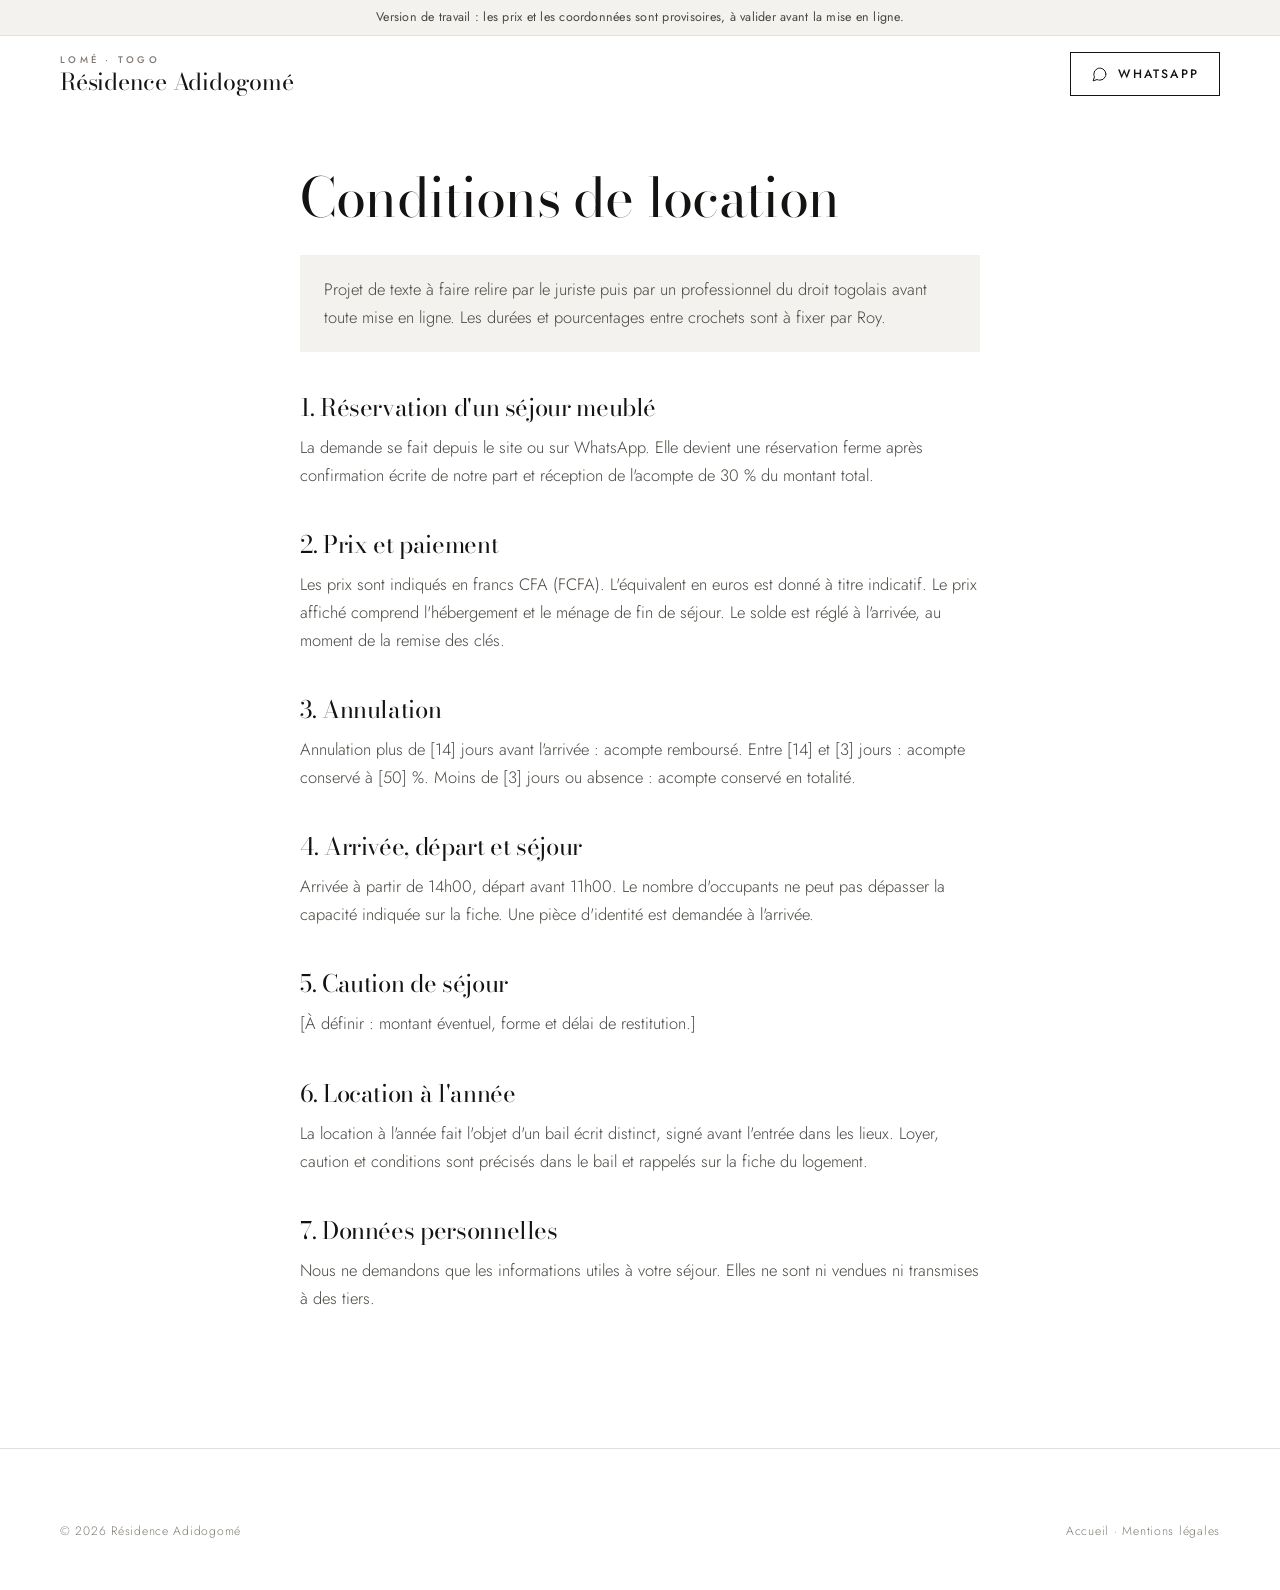
<file: conditions.html>
<!doctype html>
<html lang="fr">
<head>
  <meta charset="utf-8">
  <meta name="viewport" content="width=device-width, initial-scale=1">
  <title>Conditions de location | Résidence Adidogomé</title>
  <meta name="robots" content="noindex">
  <link rel="icon" href="assets/img/favicon.svg" type="image/svg+xml">
  <link href="https://fonts.googleapis.com/css2?family=Bodoni+Moda:ital,opsz,wght@0,6..96,400;0,6..96,500;1,6..96,400&family=Jost:wght@300;400;500;600&display=swap" rel="stylesheet">
  <link rel="stylesheet" href="assets/css/style.css">
</head>
<body>
<header class="entete"><div class="conteneur">
  <a class="logo" href="./"><span class="logo-marque" aria-hidden="true">A</span><span class="logo-texte"><span data-site-nom>Résidence Adidogomé</span><small>Lomé · Togo</small></span></a>
  <a class="btn btn-wa" data-wa data-ic="message">WhatsApp</a>
</div></header>

<main class="conteneur page-texte">
  <h1>Conditions de location</h1>
  <p class="encadre">Projet de texte à faire relire par le juriste puis par un professionnel du droit togolais avant toute mise en ligne. Les durées et pourcentages entre crochets sont à fixer par Roy.</p>

  <h2>1. Réservation d'un séjour meublé</h2>
  <p>La demande se fait depuis le site ou sur WhatsApp. Elle devient une réservation ferme après confirmation écrite de notre part et réception de l'acompte de <span data-acompte>30</span>&nbsp;% du montant total.</p>

  <h2>2. Prix et paiement</h2>
  <p>Les prix sont indiqués en francs CFA (FCFA). L'équivalent en euros est donné à titre indicatif. Le prix affiché comprend l'hébergement et le ménage de fin de séjour. Le solde est réglé à l'arrivée, au moment de la remise des clés.</p>

  <h2>3. Annulation</h2>
  <p>Annulation plus de [14] jours avant l'arrivée : acompte remboursé. Entre [14] et [3] jours : acompte conservé à [50] %. Moins de [3] jours ou absence : acompte conservé en totalité.</p>

  <h2>4. Arrivée, départ et séjour</h2>
  <p>Arrivée à partir de <span data-heure-arrivee>14h00</span>, départ avant <span data-heure-depart>11h00</span>. Le nombre d'occupants ne peut pas dépasser la capacité indiquée sur la fiche. Une pièce d'identité est demandée à l'arrivée.</p>

  <h2>5. Caution de séjour</h2>
  <p>[À définir : montant éventuel, forme et délai de restitution.]</p>

  <h2>6. Location à l'année</h2>
  <p>La location à l'année fait l'objet d'un bail écrit distinct, signé avant l'entrée dans les lieux. Loyer, caution et conditions sont précisés dans le bail et rappelés sur la fiche du logement.</p>

  <h2>7. Données personnelles</h2>
  <p>Nous ne demandons que les informations utiles à votre séjour. Elles ne sont ni vendues ni transmises à des tiers.</p>
</main>

<footer class="pied"><div class="conteneur"><div class="pied-bas" style="border:0;margin:0;padding:0">
  <span>© <span data-annee></span> <span data-site-nom>Résidence Adidogomé</span></span>
  <span><a href="./">Accueil</a> · <a href="mentions-legales.html">Mentions légales</a></span>
</div></div></footer>

<script src="assets/js/config.js"></script>
<script src="assets/js/commun.js"></script>
<script>
  U.initPage();
  document.querySelectorAll("[data-acompte]").forEach(function (e) { e.textContent = SITE.acomptePourcent; });
  document.querySelectorAll("[data-heure-arrivee]").forEach(function (e) { e.textContent = SITE.arrivee; });
  document.querySelectorAll("[data-heure-depart]").forEach(function (e) { e.textContent = SITE.depart; });
</script>
</body>
</html>
</file>
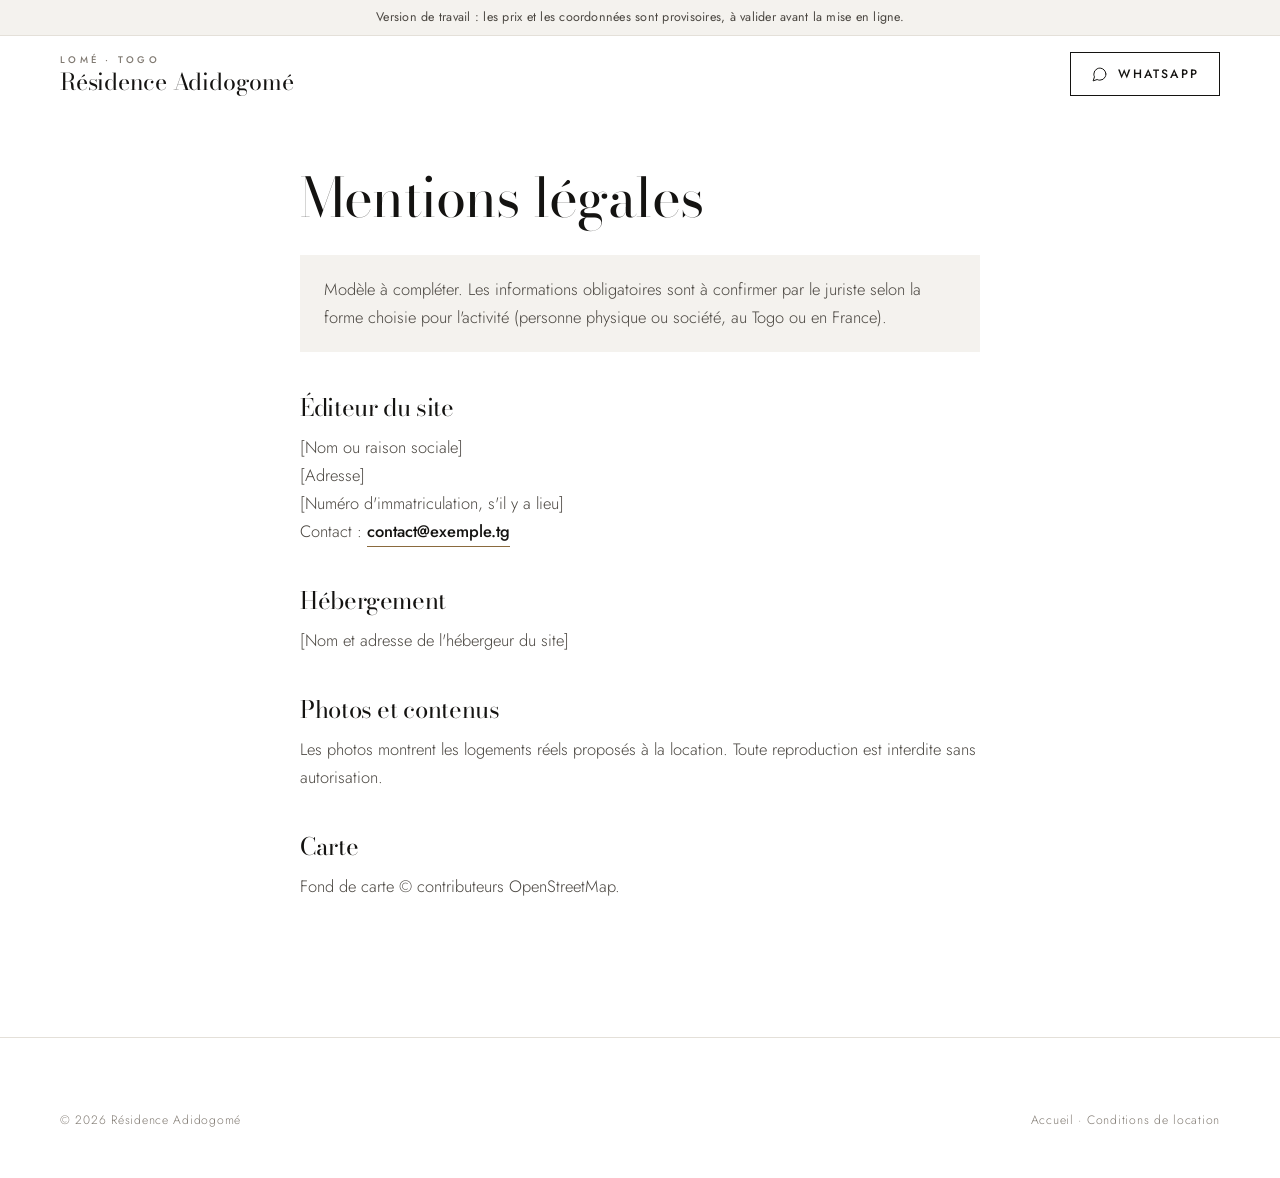
<file: mentions-legales.html>
<!doctype html>
<html lang="fr">
<head>
  <meta charset="utf-8">
  <meta name="viewport" content="width=device-width, initial-scale=1">
  <title>Mentions légales | Résidence Adidogomé</title>
  <meta name="robots" content="noindex">
  <link rel="icon" href="assets/img/favicon.svg" type="image/svg+xml">
  <link href="https://fonts.googleapis.com/css2?family=Bodoni+Moda:ital,opsz,wght@0,6..96,400;0,6..96,500;1,6..96,400&family=Jost:wght@300;400;500;600&display=swap" rel="stylesheet">
  <link rel="stylesheet" href="assets/css/style.css">
</head>
<body>
<header class="entete"><div class="conteneur">
  <a class="logo" href="./"><span class="logo-marque" aria-hidden="true">A</span><span class="logo-texte"><span data-site-nom>Résidence Adidogomé</span><small>Lomé · Togo</small></span></a>
  <a class="btn btn-wa" data-wa data-ic="message">WhatsApp</a>
</div></header>

<main class="conteneur page-texte">
  <h1>Mentions légales</h1>
  <p class="encadre">Modèle à compléter. Les informations obligatoires sont à confirmer par le juriste selon la forme choisie pour l'activité (personne physique ou société, au Togo ou en France).</p>
  <h2>Éditeur du site</h2>
  <p>[Nom ou raison sociale]<br>[Adresse]<br>[Numéro d'immatriculation, s'il y a lieu]<br>Contact : <a class="lien" data-email href="#">e-mail</a></p>
  <h2>Hébergement</h2>
  <p>[Nom et adresse de l'hébergeur du site]</p>
  <h2>Photos et contenus</h2>
  <p>Les photos montrent les logements réels proposés à la location. Toute reproduction est interdite sans autorisation.</p>
  <h2>Carte</h2>
  <p>Fond de carte © contributeurs OpenStreetMap.</p>
</main>

<footer class="pied"><div class="conteneur"><div class="pied-bas" style="border:0;margin:0;padding:0">
  <span>© <span data-annee></span> <span data-site-nom>Résidence Adidogomé</span></span>
  <span><a href="./">Accueil</a> · <a href="conditions.html">Conditions de location</a></span>
</div></div></footer>

<script src="assets/js/config.js"></script>
<script src="assets/js/commun.js"></script>
<script>U.initPage();</script>
</body>
</html>
</file>
<file: assets/css/style.css>
/* Résidence Adidogomé : feuille de style unique, mobile d'abord.
   Direction : hôtellerie haut de gamme. Blanc, pierre et noir, une touche de bronze,
   titres en Didone (Bodoni Moda), texte en géométrique (Jost), angles nets, beaucoup d'air. */
:root {
  --blanc: #FFFFFF;
  --pierre: #F4F2EE;      /* fonds de section */
  --pierre-2: #E9E5DF;
  --encre: #141311;       /* texte, boutons */
  --encre-2: #4A4640;
  --gris: #807A72;
  --trait: #E4E0D9;
  --bronze: #8A6A3E;      /* accent rare : surtitres, liens, détails */
  --bronze-clair: #C9AE84;
  --nuit: #151412;        /* sections sombres */
  --ok: #3D6B4F;
  --alerte: #9A3E26;
  --titre: "Bodoni Moda", "Didot", "Bodoni 72", Georgia, serif;
  --texte: "Jost", "Futura", "Century Gothic", system-ui, sans-serif;
  --max: 1240px;
  --ombre: 0 24px 60px rgba(20, 19, 17, .10);
}

*, *::before, *::after { box-sizing: border-box; }
html { -webkit-text-size-adjust: 100%; scroll-behavior: smooth; scroll-padding-top: 88px; }
body { margin: 0; font-family: var(--texte); font-size: 16.5px; font-weight: 400; line-height: 1.7; color: var(--encre); background: var(--blanc); -webkit-font-smoothing: antialiased; }
img { max-width: 100%; display: block; }
a { color: inherit; }
h1, h2, h3 { font-family: var(--titre); font-weight: 400; line-height: 1.08; letter-spacing: -.015em; margin: 0 0 .5em; text-wrap: balance; }
h1 { font-size: clamp(2.5rem, 7vw, 5rem); }
h2 { font-size: clamp(1.9rem, 4.2vw, 3rem); }
h3 { font-size: 1.35rem; }
p { margin: 0 0 1em; }
button, input, select, textarea { font: inherit; color: inherit; }
:focus-visible { outline: 2px solid var(--bronze); outline-offset: 3px; }
.ic { width: 20px; height: 20px; flex: none; stroke-width: 1.4; }
.sr { position: absolute; width: 1px; height: 1px; overflow: hidden; clip: rect(0 0 0 0); white-space: nowrap; }

.conteneur { width: 100%; max-width: var(--max); margin: 0 auto; padding-left: max(20px, env(safe-area-inset-left, 0px)); padding-right: max(20px, env(safe-area-inset-right, 0px)); }
@media (min-width: 768px) { .conteneur { padding-left: 40px; padding-right: 40px; } }
.section { padding: 80px 0; }
@media (min-width: 900px) { .section { padding: 128px 0; } }
.surtitre { display: inline-block; font-size: .72rem; font-weight: 500; letter-spacing: .26em; text-transform: uppercase; color: var(--bronze); margin-bottom: 20px; }
.intro { max-width: 600px; color: var(--encre-2); font-size: 1.08rem; font-weight: 300; }
.entete-section { display: flex; flex-wrap: wrap; gap: 24px; align-items: end; justify-content: space-between; margin-bottom: 48px; }
.entete-section > div { max-width: 640px; }
.entete-section h2 { margin-bottom: 0; }
.entete-section .intro { margin: 16px 0 0; }

/* ---------- Boutons : rectangles, capitales espacées ---------- */
.btn { display: inline-flex; align-items: center; justify-content: center; gap: 10px; min-height: 52px; padding: 14px 28px; border-radius: 0; border: 1px solid transparent; font-weight: 500; font-size: .76rem; letter-spacing: .18em; text-transform: uppercase; text-decoration: none; text-align: center; cursor: pointer; transition: background .2s, color .2s, border-color .2s; max-width: 100%; }
.btn .ic { width: 17px; height: 17px; }
.btn-principal { background: var(--encre); color: var(--blanc); }
.btn-principal:hover { background: var(--bronze); }
.btn-wa { background: transparent; border-color: currentColor; color: var(--encre); }
.btn-wa:hover { background: var(--encre); color: var(--blanc); border-color: var(--encre); }
.btn-contour { background: transparent; border-color: var(--encre); color: var(--encre); }
.btn-contour:hover { background: var(--encre); color: var(--blanc); }
.btn-clair { background: var(--blanc); color: var(--encre); }
.btn-clair:hover { background: var(--bronze-clair); }
.btn-large { width: 100%; }
.btn[disabled] { opacity: .4; cursor: not-allowed; }
.lien { color: var(--encre); font-weight: 500; font-size: .76rem; letter-spacing: .18em; text-transform: uppercase; text-decoration: none; border-bottom: 1px solid var(--bronze); padding-bottom: 3px; background: none; border-top: 0; border-left: 0; border-right: 0; cursor: pointer; }
.lien:hover { color: var(--bronze); }
.faq .lien, .page-texte .lien { font-size: inherit; letter-spacing: 0; text-transform: none; }

/* ---------- Bandeau de démonstration ---------- */
.bandeau-demo { background: var(--pierre); color: var(--encre-2); font-size: .78rem; letter-spacing: .02em; text-align: center; padding: 9px 16px; line-height: 1.4; border-bottom: 1px solid var(--trait); }

/* ---------- En-tête ---------- */
.entete { position: sticky; top: 0; z-index: 50; background: rgba(255, 255, 255, .94); backdrop-filter: blur(12px); -webkit-backdrop-filter: blur(12px); border-bottom: 1px solid transparent; transition: border-color .3s; }
.entete.defile { border-color: var(--trait); }
.entete .conteneur { display: flex; align-items: center; gap: 24px; height: 76px; }
.logo { display: flex; align-items: center; text-decoration: none; margin-right: auto; }
.logo-marque { display: none; }
.logo-texte { display: flex; flex-direction: column-reverse; font-family: var(--titre); font-size: 1.45rem; line-height: 1; letter-spacing: -.01em; }
.logo-texte small { display: block; font-family: var(--texte); font-size: .6rem; font-weight: 500; letter-spacing: .34em; text-transform: uppercase; color: var(--gris); margin-bottom: 5px; }
.nav { display: none; }
.nav a { text-decoration: none; font-size: .74rem; font-weight: 500; letter-spacing: .18em; text-transform: uppercase; color: var(--encre-2); padding: 8px 0; border-bottom: 1px solid transparent; transition: color .2s, border-color .2s; }
.nav a:hover { color: var(--encre); border-color: var(--bronze); }
.burger { width: 44px; height: 44px; border: 0; background: transparent; display: grid; place-items: center; cursor: pointer; margin-right: -10px; }
.entete .btn-wa { display: none; min-height: 44px; padding: 10px 20px; }
@media (max-width: 959px) {
  .nav.ouvert { display: flex; flex-direction: column; position: absolute; top: 76px; left: 0; right: 0; background: var(--blanc); border-bottom: 1px solid var(--trait); padding: 8px max(20px, env(safe-area-inset-left, 0px)) 28px; }
  .nav.ouvert a { padding: 18px 0; font-size: .82rem; border-bottom: 1px solid var(--trait); }
}
@media (min-width: 960px) {
  .nav { display: flex; gap: clamp(18px, 2.4vw, 36px); }
  .nav a { white-space: nowrap; }
  .burger { display: none; }
  .entete .btn-wa { display: inline-flex; }
}

/* ---------- Accueil : héros ---------- */
.heros { position: relative; overflow: hidden; color: var(--blanc); background: var(--nuit); }
.heros-fond { position: absolute; inset: 0; background:
  linear-gradient(180deg, rgba(21, 20, 18, .15) 0%, rgba(21, 20, 18, .55) 100%),
  radial-gradient(80% 70% at 80% 20%, #3A332A 0%, transparent 70%),
  linear-gradient(160deg, #26221D 0%, #151412 60%); }
.heros-fond img { width: 100%; height: 100%; object-fit: cover; }
.heros-fond::after { content: ""; position: absolute; inset: 0; background:
  linear-gradient(90deg, rgba(14, 13, 12, .78) 0%, rgba(14, 13, 12, .5) 55%, rgba(14, 13, 12, .25) 100%),
  linear-gradient(180deg, rgba(14, 13, 12, .35) 0%, transparent 35%, rgba(14, 13, 12, .55) 100%); }

/* ---------- Accueil : l'immeuble en images ---------- */
.mosaique { display: grid; gap: 6px; grid-template-columns: 1fr 1fr; }
.mosaique figure { margin: 0; position: relative; overflow: hidden; background: var(--pierre); aspect-ratio: 1; }
.mosaique figure:first-child { grid-column: 1 / -1; aspect-ratio: 16 / 9; }
.mosaique img { width: 100%; height: 100%; object-fit: cover; }
.mosaique figcaption { position: absolute; left: 0; bottom: 0; padding: 12px 14px; font-size: .62rem; font-weight: 500; letter-spacing: .2em; text-transform: uppercase; color: var(--blanc); background: linear-gradient(0deg, rgba(14, 13, 12, .6), transparent); width: 100%; }
@media (min-width: 900px) {
  .mosaique { grid-template-columns: 2fr 1fr 1fr; grid-template-rows: 300px 300px; }
  .mosaique figure { aspect-ratio: auto; }
  .mosaique figure:first-child { grid-column: auto; grid-row: 1 / 3; aspect-ratio: auto; }
}
.etages { list-style: none; margin: 40px 0 0; padding: 0; border-top: 1px solid var(--encre); }
.etages li { display: grid; grid-template-columns: 130px 1fr auto; gap: 16px; align-items: baseline; padding: 18px 0; border-bottom: 1px solid var(--trait); }
.etages .niv { font-size: .68rem; font-weight: 500; letter-spacing: .2em; text-transform: uppercase; color: var(--bronze); }
.etages a { font-family: var(--titre); font-size: 1.3rem; text-decoration: none; }
.etages a:hover { color: var(--bronze); }
.etages .ty { color: var(--gris); font-size: .86rem; text-align: right; }
@media (max-width: 559px) { .etages li { grid-template-columns: 1fr auto; } .etages .niv { grid-column: 1 / -1; } }
.heros .conteneur { position: relative; padding-top: 72px; padding-bottom: 48px; }
.heros h1 { max-width: 900px; margin-bottom: 24px; }
.heros h1 em { font-style: italic; color: inherit; }
.heros .intro { color: rgba(255, 255, 255, .78); margin-bottom: 44px; max-width: 540px; }
.heros .surtitre { color: var(--bronze-clair); }
.heros-points { display: flex; flex-wrap: wrap; gap: 10px 32px; margin: 32px 0 0; padding: 0; list-style: none; font-size: .72rem; letter-spacing: .18em; text-transform: uppercase; color: rgba(255, 255, 255, .7); }
.heros-points li { display: flex; align-items: center; gap: 10px; }
.heros-points .ic { color: var(--bronze-clair); width: 15px; height: 15px; }
@media (min-width: 900px) { .heros .conteneur { padding-top: 140px; padding-bottom: 88px; } }

/* Moteur de recherche */
.recherche { background: var(--blanc); color: var(--encre); padding: 0; max-width: 980px; box-shadow: var(--ombre); }
.onglets { display: flex; border-bottom: 1px solid var(--trait); }
.onglets button { flex: 1; border: 0; background: transparent; padding: 16px 12px 14px; font-size: .72rem; font-weight: 500; letter-spacing: .18em; text-transform: uppercase; color: var(--gris); cursor: pointer; border-bottom: 1px solid transparent; margin-bottom: -1px; transition: color .2s; }
.onglets button[aria-selected="true"] { color: var(--encre); border-bottom-color: var(--encre); }
@media (min-width: 760px) { .recherche .onglets button { flex: none; padding-left: 28px; padding-right: 28px; } }
.champs { display: grid; grid-template-columns: 1fr 1fr; }
.champ { display: flex; flex-direction: column; padding: 14px 20px; min-width: 0; border-bottom: 1px solid var(--trait); }
.champ:nth-child(odd):not(.champ-plein) { border-right: 1px solid var(--trait); }
.champ label { font-size: .64rem; font-weight: 500; letter-spacing: .2em; text-transform: uppercase; color: var(--gris); margin-bottom: 2px; }
.champ input, .champ select { border: 0; background: transparent; padding: 2px 0; font-size: 1rem; width: 100%; min-height: 30px; }
.champ input:focus, .champ select:focus { outline: none; }
.champ-plein { grid-column: 1 / -1; }
.recherche .btn { grid-column: 1 / -1; min-height: 60px; background: var(--bronze); }
.recherche .btn:hover { background: var(--encre); }
.recherche [hidden] { display: none !important; }
@media (min-width: 760px) {
  .champs { grid-template-columns: 1fr 1fr 1fr auto; align-items: stretch; }
  .champs.longue { grid-template-columns: 1fr 1fr auto; }
  .champ { border-bottom: 0; border-right: 1px solid var(--trait); padding: 18px 24px; }
  .champ-plein { grid-column: auto; }
  .recherche .btn { grid-column: auto; min-height: 0; padding: 0 36px; }
}

/* ---------- Bande de réassurance ---------- */
.rassure { background: var(--blanc); border-bottom: 1px solid var(--trait); }
.rassure ul { list-style: none; margin: 0; padding: 32px 0; display: grid; grid-template-columns: 1fr 1fr; gap: 28px 20px; }
.rassure li { display: flex; gap: 14px; align-items: flex-start; font-size: .9rem; font-weight: 300; color: var(--encre-2); line-height: 1.45; }
.rassure strong { display: block; color: var(--encre); font-weight: 500; font-size: .7rem; letter-spacing: .18em; text-transform: uppercase; margin-bottom: 4px; }
.rassure .ic { color: var(--bronze); margin-top: 1px; width: 22px; height: 22px; }
@media (min-width: 900px) { .rassure ul { grid-template-columns: repeat(4, 1fr); padding: 40px 0; } }

/* ---------- Filtres et cartes de logements ---------- */
.filtres { display: flex; gap: 28px; flex-wrap: wrap; }
.puce { border: 0; border-bottom: 1px solid transparent; background: transparent; padding: 6px 0; font-size: .72rem; font-weight: 500; letter-spacing: .18em; text-transform: uppercase; color: var(--gris); cursor: pointer; }
.puce:hover { color: var(--encre); }
.puce[aria-pressed="true"] { color: var(--encre); border-color: var(--encre); }
.grille-biens { display: grid; gap: 56px 32px; grid-template-columns: 1fr; }
@media (min-width: 640px) { .grille-biens { grid-template-columns: repeat(2, 1fr); } }
@media (min-width: 1000px) { .grille-biens { grid-template-columns: repeat(3, 1fr); } }
.carte-bien { display: flex; flex-direction: column; text-decoration: none; color: inherit; }
.carte-bien .media { position: relative; aspect-ratio: 4 / 5; overflow: hidden; background: var(--pierre); max-width: 100%; }
.carte-bien .media > img, .carte-bien .media > .ph { width: 100%; height: 100%; object-fit: cover; transition: transform .9s cubic-bezier(.2, .7, .2, 1); }
.carte-bien:hover .media > img, .carte-bien:hover .media > .ph { transform: scale(1.04); }
.badges { position: absolute; top: 16px; left: 16px; display: flex; gap: 6px; flex-wrap: wrap; }
.badge { background: var(--blanc); color: var(--encre); font-size: .6rem; font-weight: 500; letter-spacing: .18em; text-transform: uppercase; padding: 6px 10px; }
.badge-longue { background: var(--encre); color: var(--blanc); }
.carte-bien .corps { padding: 22px 0 0; }
.carte-bien h3 { margin: 0 0 6px; font-size: 1.6rem; }
.carte-bien .meta { color: var(--gris); font-size: .74rem; letter-spacing: .14em; text-transform: uppercase; margin: 0 0 14px; }
.prix-ligne { margin: 0; font-size: .98rem; font-weight: 300; color: var(--encre-2); font-variant-numeric: tabular-nums; }
.prix-ligne strong { font-weight: 500; color: var(--encre); }
.prix-ligne .eur { color: var(--gris); font-size: .88rem; }
.dispo { font-size: .8rem; font-weight: 500; margin-top: 10px; display: inline-flex; align-items: center; gap: 8px; }
.dispo .ic { width: 16px; height: 16px; }
.dispo.oui { color: var(--ok); }
.dispo.non { color: var(--alerte); }
.vide { background: var(--pierre); padding: 48px 32px; text-align: center; grid-column: 1 / -1; }
.vide .btn { margin-top: 8px; }

/* Visuel provisoire quand il n'y a pas encore de photo */
.ph { display: flex; flex-direction: column; align-items: center; justify-content: center; gap: 12px; color: rgba(255, 255, 255, .85); font-size: .66rem; font-weight: 500; letter-spacing: .22em; text-transform: uppercase; text-align: center; padding: 12px;
  background: linear-gradient(170deg, var(--a), var(--b)); }
.ph .ic { width: 24px; height: 24px; stroke-width: 1.2; }

/* ---------- Étapes ---------- */
.fond-carte { background: var(--pierre); }
.etapes { display: grid; gap: 0; counter-reset: etape; margin: 0; padding: 0; list-style: none; }
@media (min-width: 800px) { .etapes { grid-template-columns: repeat(3, 1fr); gap: 48px; } }
.etape { padding: 32px 0; border-top: 1px solid var(--encre); }
.etape::before { counter-increment: etape; content: counter(etape, decimal-leading-zero); font-family: var(--titre); font-size: 1rem; color: var(--bronze); display: block; margin-bottom: 20px; letter-spacing: .05em; }
.etape h3 { margin-bottom: 10px; font-size: 1.55rem; }
.etape p { margin: 0; color: var(--encre-2); font-weight: 300; }

/* ---------- Deux offres ---------- */
.offres { display: grid; gap: 0; }
@media (min-width: 860px) { .offres { grid-template-columns: 1fr 1fr; } }
.offre { padding: 56px 32px; display: flex; flex-direction: column; }
@media (min-width: 860px) { .offre { padding: 72px 64px; } }
.offre-courte { background: var(--pierre); }
.offre-longue { background: var(--nuit); color: var(--blanc); }
.offre-longue .surtitre { color: var(--bronze-clair); }
.offre ul { list-style: none; padding: 0; margin: 16px 0 40px; display: grid; gap: 0; }
.offre li { display: flex; gap: 14px; align-items: flex-start; padding: 14px 0; border-bottom: 1px solid var(--trait); font-weight: 300; }
.offre-longue li { border-color: rgba(255, 255, 255, .14); }
.offre li .ic { margin-top: 4px; width: 16px; height: 16px; color: var(--bronze); }
.offre-longue li .ic { color: var(--bronze-clair); }
.offre .btn { margin-top: auto; align-self: flex-start; }

/* ---------- Publics ---------- */
.publics { display: grid; gap: 0 40px; grid-template-columns: 1fr; }
@media (min-width: 700px) { .publics { grid-template-columns: repeat(2, 1fr); } }
@media (min-width: 1000px) { .publics { grid-template-columns: repeat(4, 1fr); } }
.public { padding: 28px 0 32px; border-top: 1px solid var(--trait); }
.public .ic { width: 26px; height: 26px; color: var(--bronze); margin-bottom: 20px; }
.public h3 { font-size: 1.4rem; margin-bottom: 10px; }
.public p { margin: 0; color: var(--encre-2); font-size: .95rem; font-weight: 300; }

/* ---------- Quartier ---------- */
.quartier { display: grid; gap: 48px; align-items: start; }
@media (min-width: 900px) { .quartier { grid-template-columns: 1fr 1.15fr; gap: 88px; } }
.quartier > div { min-width: 0; }
.reperes { list-style: none; padding: 0; margin: 32px 0 0; display: grid; }
.reperes li { display: flex; gap: 16px; align-items: center; padding: 16px 0; border-bottom: 1px solid var(--trait); font-weight: 300; }
.reperes li:first-child { border-top: 1px solid var(--trait); }
.reperes .ic { color: var(--bronze); width: 18px; height: 18px; }
.reperes span { margin-left: auto; color: var(--gris); font-size: .9rem; white-space: nowrap; }
.carte-geo { overflow: hidden; aspect-ratio: 4 / 5; max-width: 100%; background: var(--pierre); position: relative; }
@media (min-width: 900px) { .carte-geo { aspect-ratio: 1 / 1; } }
.carte-geo iframe { width: 100%; height: 100%; border: 0; display: block; filter: grayscale(.9) contrast(1.05); }
.carte-geo .charger { position: absolute; inset: 0; display: grid; place-items: center; text-align: center; padding: 20px; color: var(--encre-2); font-weight: 300; }
.note { font-size: .85rem; color: var(--gris); font-weight: 300; }

/* ---------- Avis ---------- */
.avis-grille { display: grid; gap: 40px; }
@media (min-width: 800px) { .avis-grille { grid-template-columns: repeat(3, 1fr); } }
.avis { margin: 0; padding-top: 28px; border-top: 1px solid var(--encre); }
.avis blockquote { margin: 0 0 16px; font-family: var(--titre); font-size: 1.25rem; line-height: 1.4; }
.avis figcaption { font-size: .72rem; letter-spacing: .18em; text-transform: uppercase; color: var(--gris); }
.avis .etoiles { color: var(--bronze); display: flex; gap: 2px; margin-bottom: 16px; }
.avis .etoiles .ic { width: 14px; height: 14px; fill: currentColor; }
.avis-vide { border-top: 1px solid var(--encre); padding: 36px 0 0; display: grid; gap: 24px; }
@media (min-width: 800px) { .avis-vide { grid-template-columns: 1fr auto; align-items: center; gap: 64px; } }
.avis-vide h3 { font-size: 1.6rem; }
.avis-vide p { margin: 0; color: var(--encre-2); font-weight: 300; max-width: 620px; }

/* ---------- FAQ ---------- */
.faq { max-width: 860px; border-top: 1px solid var(--encre); }
.faq details { border-bottom: 1px solid var(--trait); }
.faq summary { list-style: none; cursor: pointer; padding: 26px 48px 26px 0; font-family: var(--titre); font-size: 1.3rem; line-height: 1.3; position: relative; }
.faq summary::-webkit-details-marker { display: none; }
.faq summary::after { content: ""; position: absolute; right: 6px; top: 50%; width: 12px; height: 12px; border-right: 1px solid var(--encre); border-bottom: 1px solid var(--encre); transform: translateY(-75%) rotate(45deg); transition: transform .25s; }
.faq details[open] summary::after { transform: translateY(-25%) rotate(-135deg); }
.faq details p { color: var(--encre-2); font-weight: 300; padding-right: 48px; max-width: 680px; }

/* ---------- Appel final ---------- */
.appel { background: var(--nuit); color: var(--blanc); padding: 64px 32px; display: grid; gap: 32px; }
.appel h2 { margin: 0 0 12px; }
.appel p { margin: 0; color: rgba(255, 255, 255, .7); font-weight: 300; max-width: 520px; }
.appel .actions { display: flex; flex-wrap: wrap; gap: 12px; }
.appel .btn-principal { background: var(--blanc); color: var(--encre); }
.appel .btn-principal:hover { background: var(--bronze-clair); }
.appel .btn-contour { border-color: rgba(255, 255, 255, .5); color: var(--blanc); }
.appel .btn-contour:hover { background: var(--blanc); color: var(--encre); }
@media (min-width: 900px) { .appel { grid-template-columns: 1.4fr 1fr; align-items: center; padding: 88px 80px; } .appel .actions { justify-content: flex-end; } }

/* ---------- Pied de page ---------- */
.pied { background: var(--blanc); color: var(--encre-2); padding: 72px 0 110px; font-size: .9rem; font-weight: 300; margin-top: 96px; border-top: 1px solid var(--trait); }
.pied a { text-decoration: none; }
.pied a:hover { color: var(--bronze); }
.pied-grille { display: grid; gap: 40px; }
@media (min-width: 800px) { .pied-grille { grid-template-columns: 2fr 1fr 1fr; } .pied { padding-bottom: 48px; } }
.pied h4 { color: var(--encre); font-size: .68rem; font-weight: 500; letter-spacing: .22em; text-transform: uppercase; margin: 0 0 18px; }
.pied ul { list-style: none; padding: 0; margin: 0; display: grid; gap: 10px; }
.pied-bas { border-top: 1px solid var(--trait); margin-top: 56px; padding-top: 24px; display: flex; flex-wrap: wrap; gap: 8px 24px; justify-content: space-between; font-size: .76rem; letter-spacing: .06em; color: var(--gris); }

/* Bouton WhatsApp flottant */
.wa-flottant { position: fixed; right: calc(16px + env(safe-area-inset-right, 0px)); bottom: calc(16px + env(safe-area-inset-bottom, 0px)); z-index: 60; width: 54px; height: 54px; border-radius: 50%; background: var(--encre); color: var(--blanc); display: grid; place-items: center; box-shadow: 0 0 0 1px rgba(255, 255, 255, .35), 0 10px 30px rgba(20, 19, 17, .25); text-decoration: none; transition: background .2s; }
.wa-flottant .ic { width: 22px; height: 22px; }
.wa-flottant:hover { background: var(--bronze); }

/* =========================================================
   Page logement
   ========================================================= */
.fil { font-size: .68rem; letter-spacing: .18em; text-transform: uppercase; color: var(--gris); padding: 28px 0 20px; }
.fil a { text-decoration: none; }
.fil a:hover { color: var(--encre); }
.titre-bien { margin-bottom: 12px; font-size: clamp(2.3rem, 5.5vw, 4rem); }
.sous-titre { display: flex; flex-wrap: wrap; gap: 6px 28px; color: var(--encre-2); margin-bottom: 32px; align-items: center; font-size: .74rem; letter-spacing: .16em; text-transform: uppercase; }
.sous-titre span { display: inline-flex; align-items: center; gap: 8px; }
.sous-titre .ic { width: 15px; height: 15px; color: var(--bronze); }

.galerie { display: grid; gap: 6px; grid-template-columns: 1fr; position: relative; }
.galerie > * { width: 100%; height: 100%; min-height: 0; object-fit: cover; }
.galerie .g0 { aspect-ratio: 4 / 3; max-width: 100%; }
.galerie .g-autre { display: none; }
@media (min-width: 760px) {
  .galerie { grid-template-columns: 2fr 1fr 1fr; grid-template-rows: 240px 240px; }
  .galerie .g0 { grid-row: 1 / 3; aspect-ratio: auto; }
  .galerie .g-autre { display: flex; }
  .galerie img.g-autre { display: block; }
}
@media (min-width: 1000px) { .galerie { grid-template-rows: 280px 280px; } }
.g-case { padding: 0; border: 0; background: var(--pierre); cursor: zoom-in; overflow: hidden; }
.g-case img { width: 100%; height: 100%; object-fit: cover; transition: transform .9s cubic-bezier(.2, .7, .2, 1), opacity .3s; }
.g-case:hover img { transform: scale(1.03); }
.galerie .g-tout { position: absolute; right: 16px; bottom: 16px; width: auto; height: auto; min-height: 44px; padding: 10px 18px; box-shadow: 0 6px 20px rgba(20, 19, 17, .18); }

/* Album : toutes les photos, rangées par pièce */
dialog.album { border: 0; padding: 0; margin: 0; width: 100vw; max-width: 100vw; height: 100dvh; max-height: 100dvh; background: var(--blanc); color: var(--encre); }
dialog.album::backdrop { background: var(--blanc); }
.album-tete { position: sticky; top: 0; z-index: 2; display: flex; align-items: center; justify-content: space-between; gap: 16px; padding: 14px max(20px, calc((100vw - 1100px) / 2)); background: rgba(255, 255, 255, .96); border-bottom: 1px solid var(--trait); }
.album-tete h2 { font-size: 1.35rem; margin: 0; }
.album-pieces { display: flex; gap: 8px; overflow-x: auto; padding: 16px max(20px, calc((100vw - 1100px) / 2)) 4px; scrollbar-width: none; }
.album-pieces a { flex: none; text-decoration: none; font-size: .7rem; font-weight: 500; letter-spacing: .16em; text-transform: uppercase; border: 1px solid var(--trait); padding: 9px 14px; }
.album-pieces a:hover { border-color: var(--encre); }
.album-pieces span { color: var(--gris); margin-left: 4px; }
.album-corps { max-width: 1100px; margin: 0 auto; padding: 8px 20px 64px; }
.album-piece { padding-top: 32px; scroll-margin-top: 72px; }
.album-piece h3 { font-size: 1.6rem; margin-bottom: 16px; }
.album-grille { display: grid; grid-template-columns: 1fr; gap: 8px; }
@media (min-width: 700px) { .album-grille { grid-template-columns: 1fr 1fr; } }
.album-grille button { padding: 0; border: 0; background: var(--pierre); cursor: zoom-in; aspect-ratio: 3 / 2; overflow: hidden; }
.album-grille button.v { aspect-ratio: 2 / 3; }
@media (min-width: 700px) { .album-grille button.v { aspect-ratio: auto; grid-row: span 2; } }
.album-grille img { width: 100%; height: 100%; object-fit: cover; }

/* Visionneuse plein écran */
dialog.visionneuse { border: 0; padding: 0; margin: 0; width: 100vw; max-width: 100vw; height: 100dvh; max-height: 100dvh; background: #0E0D0C; color: var(--blanc); display: none; }
dialog.visionneuse[open] { display: grid; grid-template-columns: auto 1fr auto; grid-template-rows: 1fr auto; align-items: center; }
dialog.visionneuse::backdrop { background: #0E0D0C; }
.visio-img { grid-column: 2; grid-row: 1; height: 100%; min-width: 0; display: grid; place-items: center; padding: 56px 0 8px; }
.visio-img img { max-width: 100%; max-height: calc(100dvh - 120px); object-fit: contain; user-select: none; }
.visio-pas { grid-row: 1; width: 56px; height: 56px; margin: 0 8px; border: 1px solid rgba(255, 255, 255, .25); background: transparent; color: var(--blanc); display: grid; place-items: center; cursor: pointer; }
.visio-pas:hover { border-color: var(--blanc); }
.visio-pas[data-pas="1"] { grid-column: 3; }
.visio-legende { grid-column: 1 / -1; grid-row: 2; text-align: center; margin: 0; padding: 14px 16px calc(18px + env(safe-area-inset-bottom, 0px)); font-size: .72rem; letter-spacing: .18em; text-transform: uppercase; color: rgba(255, 255, 255, .7); }
.visionneuse .fermer { position: absolute; top: 10px; right: 18px; color: var(--blanc); z-index: 2; }
@media (max-width: 699px) {
  .visio-pas { position: absolute; bottom: 8px; width: 48px; height: 48px; border: 0; }
  .visio-pas[data-pas="-1"] { left: 4px; } .visio-pas[data-pas="1"] { right: 4px; }
  .visio-img { grid-column: 1 / -1; padding: 56px 0 0; }
}

.mise-en-page { display: grid; gap: 48px; padding: 48px 0 24px; }
.mise-en-page > div { min-width: 0; }
@media (min-width: 960px) { .mise-en-page { grid-template-columns: 1fr 400px; gap: 96px; align-items: start; } }
.bloc { padding: 40px 0; border-bottom: 1px solid var(--trait); }
.bloc:first-child { padding-top: 0; }
.bloc h2 { font-size: 1.9rem; margin-bottom: 24px; }
.bloc > p { font-weight: 300; color: var(--encre-2); }
#description p { font-weight: 300; color: var(--encre-2); font-size: 1.04rem; }
#resume { font-family: var(--titre); font-size: 1.5rem !important; line-height: 1.4; font-weight: 400; color: var(--encre) !important; max-width: 640px; margin-bottom: 32px; }
.chiffres { display: grid; grid-template-columns: repeat(2, 1fr); border-top: 1px solid var(--trait); }
@media (min-width: 640px) { .chiffres { grid-template-columns: repeat(4, 1fr); } }
.chiffre { padding: 20px 16px 4px 0; }
.chiffre .ic { color: var(--bronze); margin-bottom: 12px; width: 22px; height: 22px; }
.chiffre strong { display: block; font-family: var(--titre); font-weight: 400; font-size: 1.25rem; }
.chiffre span { color: var(--gris); font-size: .82rem; font-weight: 300; }
.equip { list-style: none; padding: 0; margin: 0; display: grid; grid-template-columns: 1fr 1fr; gap: 18px 24px; }
.equip li { display: flex; gap: 14px; align-items: center; font-weight: 300; }
.equip .ic { color: var(--bronze); width: 21px; height: 21px; }
.regles { list-style: none; padding: 0; margin: 0; display: grid; }
.regles li { display: flex; gap: 14px; padding: 12px 0; border-bottom: 1px solid var(--trait); font-weight: 300; }
.regles li:last-child { border-bottom: 0; }
.regles .ic { color: var(--bronze); margin-top: 5px; width: 15px; height: 15px; }
.tableau-tarifs { width: 100%; border-collapse: collapse; font-variant-numeric: tabular-nums; }
.tableau-tarifs th, .tableau-tarifs td { text-align: left; padding: 16px 0; border-bottom: 1px solid var(--trait); font-size: .98rem; font-weight: 300; vertical-align: top; }
.tableau-tarifs td + td, .tableau-tarifs th + th { text-align: right; }
.tableau-tarifs th { font-weight: 500; font-size: .66rem; letter-spacing: .2em; text-transform: uppercase; color: var(--gris); border-bottom-color: var(--encre); padding-top: 0; }
.tableau-tarifs td strong { font-weight: 500; }
.tableau-tarifs td small { color: var(--gris); display: block; font-size: .82rem; }

/* Carte de réservation */
.resa { background: var(--blanc); border: 1px solid var(--trait); box-shadow: var(--ombre); padding: 32px 28px; }
@media (min-width: 960px) { .resa { position: sticky; top: 100px; } }
.resa-prix { font-family: var(--titre); font-size: 2rem; line-height: 1.1; margin: 0 0 6px; font-variant-numeric: tabular-nums; }
.resa-prix small { font-family: var(--texte); font-size: .8rem; letter-spacing: .1em; text-transform: uppercase; color: var(--gris); }
.resa-eur { color: var(--gris); font-size: .86rem; font-weight: 300; margin: 0 0 20px; }
.resa .onglets { margin: -8px 0 28px; }
.resa .note { margin: -8px 0 20px !important; }
.dates { display: grid; grid-template-columns: 1fr 1fr; border: 1px solid var(--pierre-2); margin-bottom: -1px; }
.dates button { border: 0; background: transparent; text-align: left; padding: 12px 16px; cursor: pointer; }
.dates button + button { border-left: 1px solid var(--pierre-2); }
.dates button:hover { background: var(--pierre); }
.dates small, .champ-resa label { display: block; font-size: .62rem; font-weight: 500; letter-spacing: .2em; text-transform: uppercase; color: var(--gris); margin-bottom: 2px; }
.dates strong { font-weight: 400; }
.dates .vide-date { color: var(--gris); font-weight: 300; }
.champ-resa { border: 1px solid var(--pierre-2); padding: 10px 16px; margin-bottom: -1px; position: relative; }
.champ-resa input, .champ-resa select, .champ-resa textarea { border: 0; width: 100%; background: transparent; padding: 2px 0; min-height: 28px; font-weight: 400; }
.champ-resa input::placeholder { color: var(--gris); font-weight: 300; }
.champ-resa input:focus, .champ-resa select:focus, .champ-resa textarea:focus { outline: none; }
.champ-resa:focus-within { border-color: var(--encre); z-index: 1; }
.resa .btn { margin-top: 20px; }
.detail-prix { margin: 24px 0 0; padding: 20px 0 0; border-top: 1px solid var(--trait); display: grid; gap: 10px; font-size: .92rem; font-weight: 300; font-variant-numeric: tabular-nums; }
.detail-prix div { display: flex; justify-content: space-between; gap: 12px; }
.detail-prix .total { font-weight: 500; font-size: 1rem; border-top: 1px solid var(--encre); padding-top: 14px; margin-top: 6px; }
.detail-prix .eco { color: var(--ok); }
.detail-prix .acompte { color: var(--gris); font-size: .86rem; }
.rassure-mini { margin: 16px 0 0; font-size: .82rem; color: var(--gris); text-align: center; font-weight: 300; }
.erreur { color: var(--alerte); font-size: .86rem; margin: 10px 0 0; }
.resa form { margin: 0; }

/* Barre de réservation en bas d'écran (téléphone) */
.barre-mobile { position: fixed; left: 0; right: 0; bottom: 0; z-index: 55; background: var(--blanc); border-top: 1px solid var(--trait); padding: 12px max(20px, env(safe-area-inset-right, 0px)) calc(12px + env(safe-area-inset-bottom, 0px)) max(20px, env(safe-area-inset-left, 0px)); display: flex; align-items: center; gap: 12px; }
.barre-mobile .info { margin-right: auto; line-height: 1.35; font-size: .82rem; font-weight: 300; font-variant-numeric: tabular-nums; }
.barre-mobile strong { font-family: var(--titre); font-weight: 400; font-size: 1.2rem; }
.barre-mobile .btn { min-height: 48px; padding: 12px 20px; }
@media (min-width: 960px) { .barre-mobile { display: none; } }
.page-bien .wa-flottant { bottom: calc(92px + env(safe-area-inset-bottom, 0px)); }
@media (min-width: 960px) { .page-bien .wa-flottant { bottom: calc(16px + env(safe-area-inset-bottom, 0px)); } }

/* Fenêtre calendrier */
dialog.modale { border: 0; padding: 0; width: min(760px, calc(100vw - 24px)); max-height: calc(100vh - 24px); box-shadow: var(--ombre); background: var(--blanc); color: var(--encre); }
dialog.modale::backdrop { background: rgba(20, 19, 17, .55); }
.modale-tete { display: flex; align-items: center; justify-content: space-between; padding: 24px 28px 4px; }
.modale-tete h2 { font-size: 1.6rem; margin: 0; }
.fermer { width: 40px; height: 40px; border: 0; background: transparent; display: grid; place-items: center; cursor: pointer; margin-right: -10px; }
.modale-corps { padding: 8px 28px 24px; }
.modale-pied { display: flex; justify-content: space-between; align-items: center; gap: 12px; padding: 16px 28px; border-top: 1px solid var(--trait); }

/* Calendrier */
.cal { position: relative; }
.cal-nav { display: flex; justify-content: space-between; position: absolute; left: 0; right: 0; top: 4px; pointer-events: none; }
.cal-nav button { pointer-events: auto; width: 36px; height: 36px; border: 1px solid var(--trait); background: var(--blanc); display: grid; place-items: center; cursor: pointer; }
.cal-nav button:hover:not(:disabled) { border-color: var(--encre); }
.cal-nav button:disabled { opacity: .3; cursor: default; }
.cal-mois-wrap { display: grid; gap: 40px; }
.cal-second { display: none; }
@media (min-width: 640px) { .cal-mois-wrap { grid-template-columns: 1fr 1fr; } .cal-second { display: block; } }
.cal-titre { text-align: center; font-family: var(--titre); font-size: 1.15rem; text-transform: capitalize; height: 44px; line-height: 44px; }
.cal-grille { display: grid; grid-template-columns: repeat(7, 1fr); gap: 2px 0; font-variant-numeric: tabular-nums; }
.cal-jsem { text-align: center; font-size: .62rem; letter-spacing: .14em; color: var(--gris); padding: 8px 0; }
.cal-j { aspect-ratio: 1; border: 0; background: transparent; font-weight: 400; cursor: pointer; font-size: .9rem; position: relative; }
.cal-j:hover:not(:disabled) { box-shadow: inset 0 0 0 1px var(--encre); }
.cal-j:disabled { color: #C6C0B8; cursor: default; }
.cal-j.occ { text-decoration: line-through; color: #C6C0B8; }
.cal-j.occ:not(:disabled) { color: var(--encre-2); text-decoration: none; }
.cal-j.dans { background: var(--pierre); }
.cal-j.sel { background: var(--encre); color: var(--blanc); }
.cal-j.auj:not(.sel) { font-weight: 600; }
.cal-legende { display: flex; gap: 24px; font-size: .7rem; letter-spacing: .12em; text-transform: uppercase; color: var(--gris); margin-top: 20px; }
.cal-legende span { display: inline-flex; align-items: center; gap: 8px; }
.cal-legende i { width: 12px; height: 12px; display: inline-block; }
.lg-occ { background: repeating-linear-gradient(45deg, #CFC8BE 0 1px, transparent 1px 4px); border: 1px solid #CFC8BE; }
.lg-sel { background: var(--encre); }
.cal-msg { min-height: 1.5em; font-size: .88rem; font-weight: 300; color: var(--encre-2); margin: 10px 0 0; }

/* Pages de texte (conditions, mentions) */
.page-texte { max-width: 760px; padding-top: 56px; padding-bottom: 24px; }
.page-texte h1 { font-size: clamp(2.2rem, 5vw, 3.4rem); }
.page-texte h2 { font-size: 1.5rem; margin-top: 1.8em; }
.page-texte p { font-weight: 300; color: var(--encre-2); }
.encadre { background: var(--pierre); padding: 20px 24px; margin-bottom: 32px; }

@media (prefers-reduced-motion: reduce) { *, *::before, *::after { transition: none !important; animation: none !important; scroll-behavior: auto !important; } }
</file>
